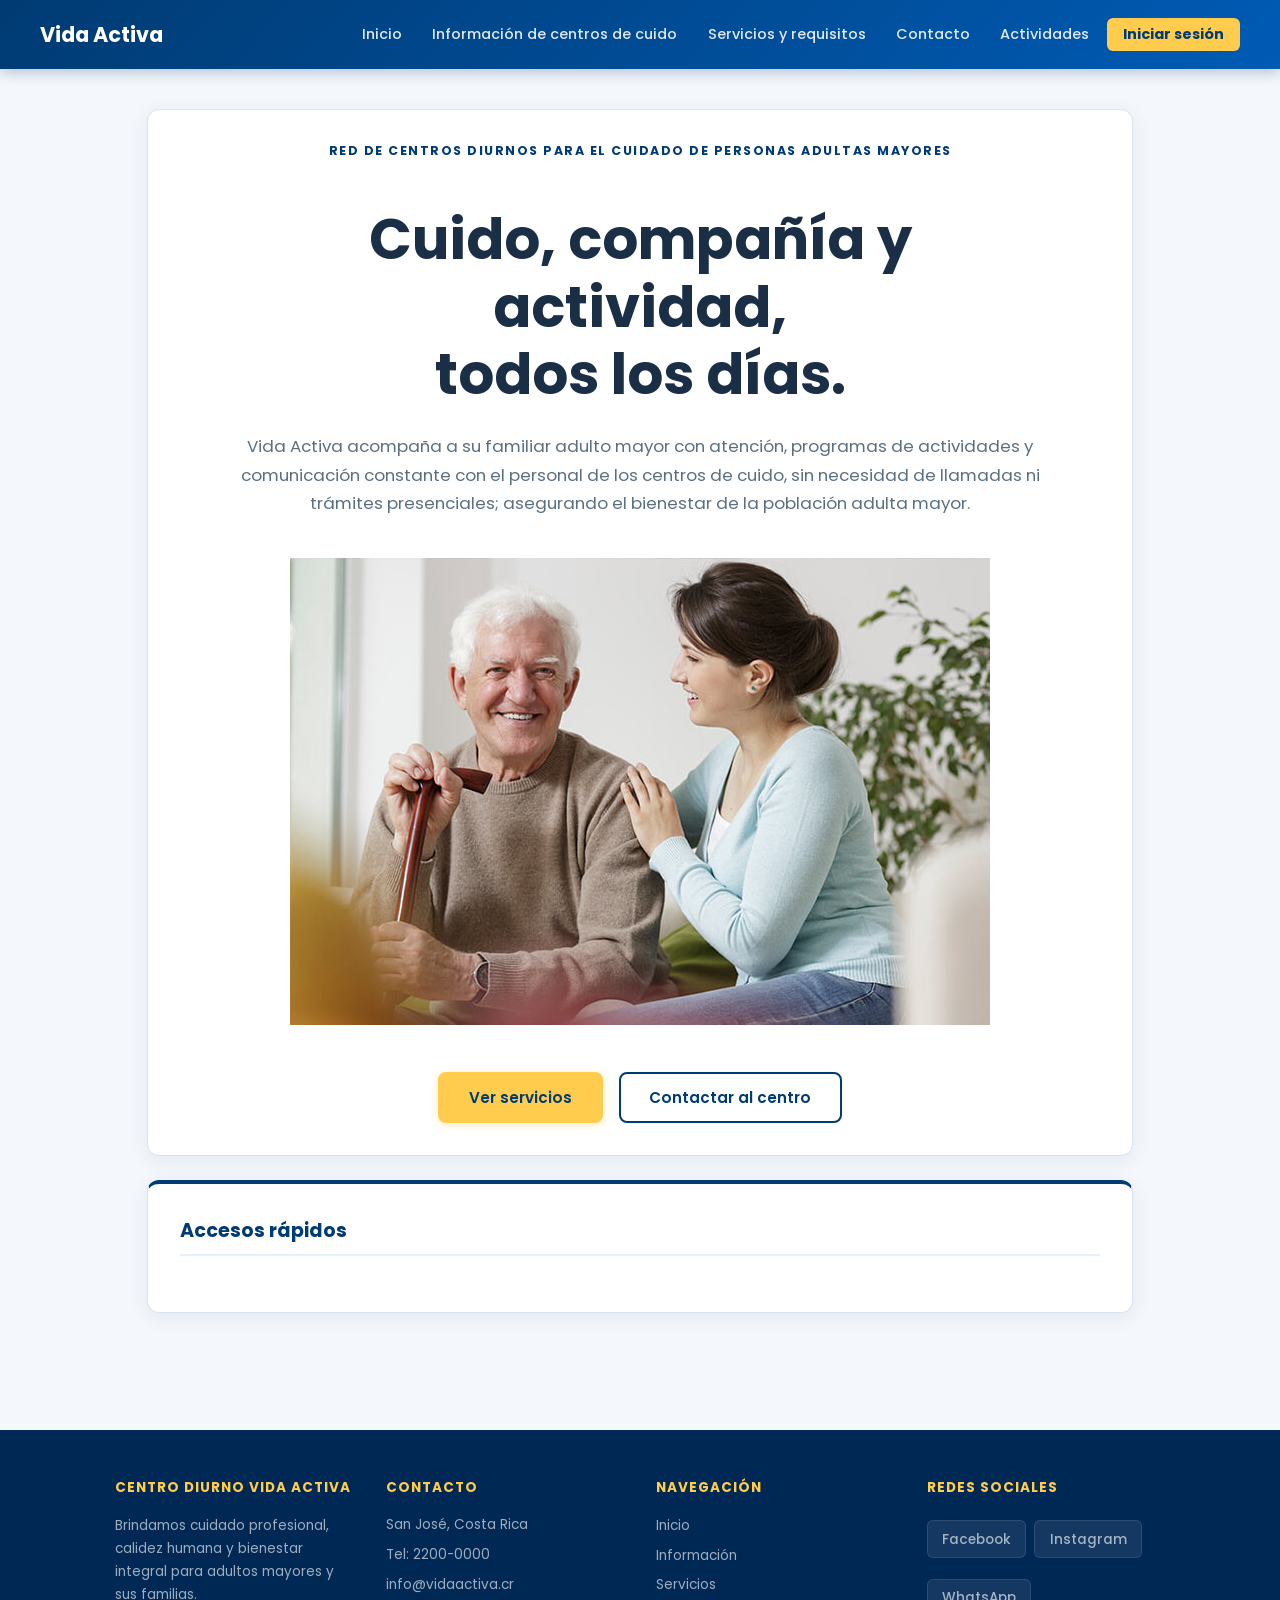
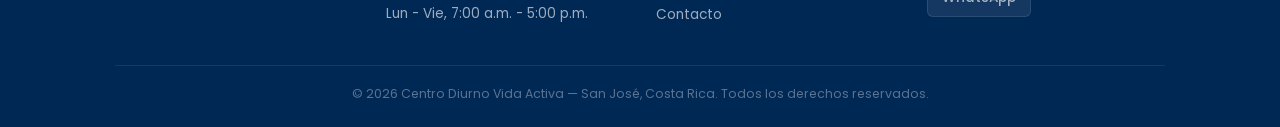
<file: app/proyectoFinal/html/index.html>
<!DOCTYPE html>
<html lang="es">
<head>
    <meta charset="UTF-8">
    <meta name="viewport" content="width=device-width, initial-scale=1.0">
    <title>Centro Diurno Vida Activa</title>
    <link rel="stylesheet" href="../css/index.css">
</head>

<body>
    <header class="header">
        <div class="header__brand">
            <span class="header__title">Vida Activa</span>
        </div>

        <nav class="nav" id="mainNav">
            <a class="nav__link" href="index.html">Inicio</a>
            <a class="nav__link" href="informacion.html">Información de centros de cuido</a>
            <a class="nav__link" href="servicios.html">Servicios y requisitos</a>
            <a class="nav__link" href="contacto.html">Contacto</a>

            <a class="nav__link" id="menu-inscripcion" href="inscripcion.html">
                Inscripción
            </a>

            <a class="nav__link" href="../php/actividades.php">
                Actividades
            </a>

            <a class="nav__link nav__link--cta" id="enlace-login" href="login.html">
                Iniciar sesión
            </a>
        </nav>
    </header>

    <main>
        <section id="inicio" class="hero">
            <div class="hero__content">
                <span class="hero__eyebrow">
                    Red de centros diurnos para el cuidado de personas adultas mayores
                </span>

                <h1 class="hero__title">
                    Cuido, compañía y actividad,<br>
                    todos los días.
                </h1>

                <p class="hero__text">
                    Vida Activa acompaña a su familiar adulto mayor con atención,
                    programas de actividades y comunicación constante con el personal
                    de los centros de cuido, sin necesidad de llamadas ni trámites
                    presenciales; asegurando el bienestar de la población adulta mayor.
                </p>

                <div class="hero__actions">
                    <div class="hero__figure" id="contenido"></div>

                    <a href="servicios.html" class="btn btn--primary">
                        Ver servicios
                    </a>

                    <a href="contacto.html" class="btn btn--ghost">
                        Contactar al centro
                    </a>
                </div>
            </div>
        </section>

        <section class="bloque">
            <h2>Accesos rápidos</h2>

            <ul>
                <li id="acceso-citas">
                    <a href="citas.html">
                        Agendamiento y visualización de citas
                    </a>
                </li>

                <li id="acceso-inscripcion">
                    <a href="inscripcion.html">
                        Inscripción de adulto mayor
                    </a>
                </li>

                <li id="acceso-actividades">
                    <a href="../php/actividades.php">
                        Cronograma de actividades
                    </a>
                </li>

                <li id="acceso-dashboard">
                    <a href="admin-dashboard.html">
                        Dashboard administrativo de citas
                    </a>
                </li>

                <li id="acceso-solicitudes">
                    <a href="../php/revision_solicitudes.php">
                        Revisión de solicitudes
                    </a>
                </li>
            </ul>
        </section>
    </main>

    <footer class="footer">
        <div class="footer-grid">
            <div class="footer-col">
                <h4>Centro Diurno Vida Activa</h4>
                <p>
                    Brindamos cuidado profesional, calidez humana y bienestar
                    integral para adultos mayores y sus familias.
                </p>
            </div>

            <div class="footer-col">
                <h4>Contacto</h4>
                <div class="info-item">San José, Costa Rica</div>
                <div class="info-item">Tel: 2200-0000</div>
                <div class="info-item">info@vidaactiva.cr</div>
                <div class="info-item">Lun - Vie, 7:00 a.m. - 5:00 p.m.</div>
            </div>

            <div class="footer-col">
                <h4>Navegación</h4>
                <a href="index.html">Inicio</a>
                <a href="informacion.html">Información</a>
                <a href="servicios.html">Servicios</a>
                <a href="contacto.html">Contacto</a>
            </div>

            <div class="footer-col">
                <h4>Redes sociales</h4>
                <div class="redes">
                    <a href="#" class="red-social">Facebook</a>
                    <a href="#" class="red-social">Instagram</a>
                    <a href="#" class="red-social">WhatsApp</a>
                </div>
            </div>
        </div>

        <div class="footer-bottom">
            &copy; 2026 Centro Diurno Vida Activa — San José, Costa Rica.
            Todos los derechos reservados.
        </div>
    </footer>

    <script src="../js/index.js"></script>
</body>
</html>
</file>
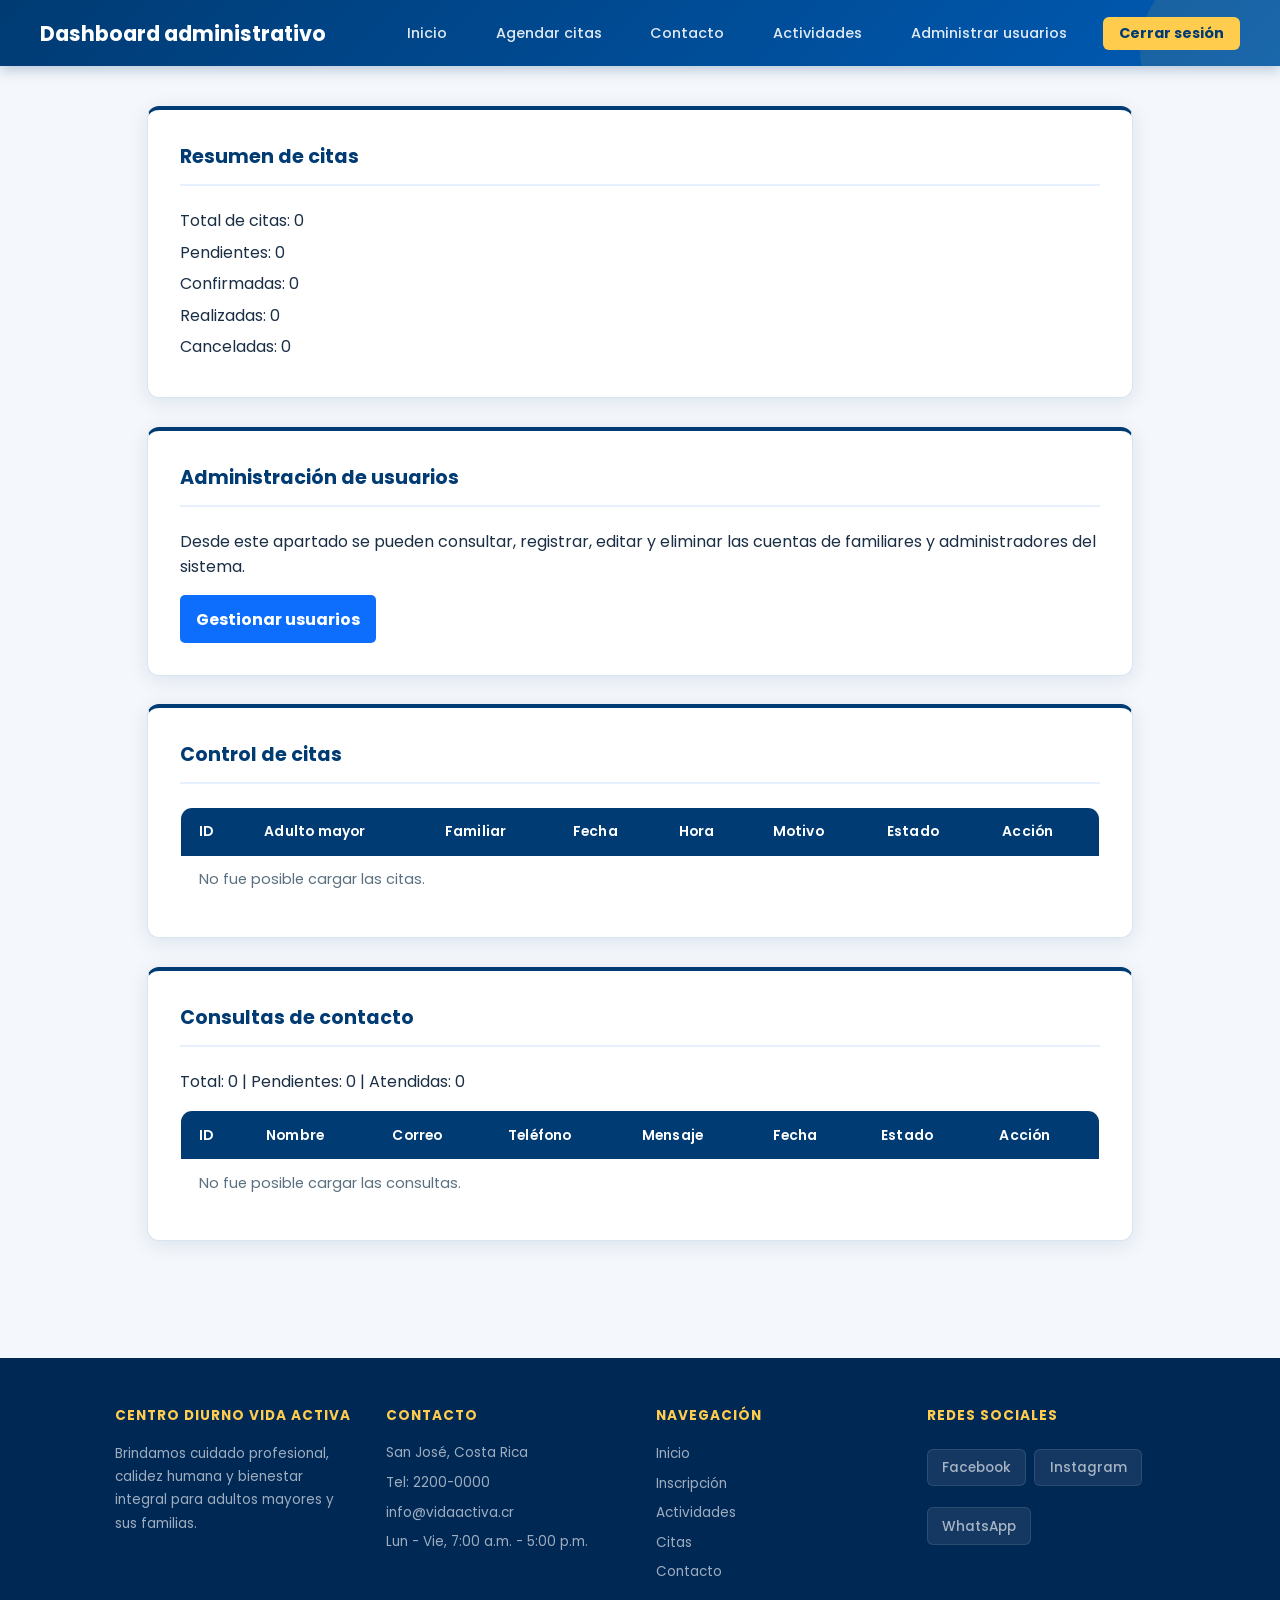
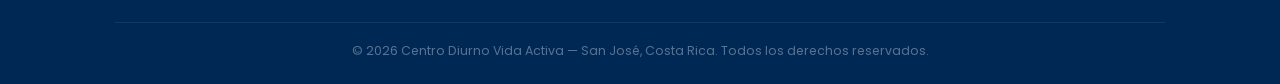
<file: app/proyectoFinal/html/admin-dashboard.html>
<!DOCTYPE html>
<html lang="es">
<head>
    <meta charset="UTF-8">
    <meta name="viewport" content="width=device-width, initial-scale=1.0">
    <title>Dashboard administrativo</title>
    <link rel="stylesheet" href="../css/style.css">

    <style>
        .estado {
            display: inline-block;
            padding: 0.25rem 0.65rem;
            border-radius: 12px;
            font-size: 0.85rem;
            font-weight: bold;
            text-transform: capitalize;
        }

        .pendiente {
            color: #7a4d00;
            background-color: #fff3cd;
        }

        .confirmada {
            color: #084298;
            background-color: #cfe2ff;
        }

        .realizada,
        .atendida {
            color: #0f5132;
            background-color: #d1e7dd;
        }

        .cancelada {
            color: #842029;
            background-color: #f8d7da;
        }

        .tabla-contenedor {
            width: 100%;
            overflow-x: auto;
        }

        .mensaje-consulta {
            min-width: 220px;
            max-width: 300px;
            white-space: normal;
            overflow-wrap: break-word;
        }

        .acciones {
            display: flex;
            flex-wrap: wrap;
            gap: 0.4rem;
            min-width: 190px;
        }

        .btn-accion {
            border: none;
            border-radius: 5px;
            padding: 0.42rem 0.65rem;
            color: #ffffff;
            font-weight: bold;
            cursor: pointer;
        }

        .btn-confirmar {
            background-color: #0d6efd;
        }

        .btn-realizada,
        .btn-atender {
            background-color: #198754;
        }

        .btn-cancelar {
            background-color: #dc3545;
        }

        .btn-pendiente {
            background-color: #a36d00;
        }

        .btn-accion:hover {
            opacity: 0.85;
        }

        .procesada {
            color: #6c757d;
            font-weight: bold;
        }

        .btn-usuarios {
            display: inline-block;
            padding: 0.7rem 1rem;
            border-radius: 5px;
            background-color: #0d6efd;
            color: #ffffff;
            font-weight: bold;
            text-decoration: none;
        }

        .btn-usuarios:hover {
            opacity: 0.85;
        }
    </style>
</head>

<body>
    <header>
        <h1>Dashboard administrativo</h1>

        <nav>
            <a href="index.html">Inicio</a>
            <a href="citas.html">Agendar citas</a>
            <a href="contacto.html">Contacto</a>
            <a href="../php/actividades.php">Actividades</a>
            <a href="../php/usuarios.php">Administrar usuarios</a>
            <a href="../php/cerrar_sesion.php">Cerrar sesión</a>
        </nav>
    </header>

    <main>
        <section class="bloque resumen">
            <h2>Resumen de citas</h2>
            <p>Total de citas: <span id="total-citas">0</span></p>
            <p>Pendientes: <span id="pendientes">0</span></p>
            <p>Confirmadas: <span id="confirmadas">0</span></p>
            <p>Realizadas: <span id="realizadas">0</span></p>
            <p>Canceladas: <span id="canceladas">0</span></p>
        </section>

        <section class="bloque">
            <h2>Administración de usuarios</h2>
            <p>
                Desde este apartado se pueden consultar, registrar, editar y eliminar
                las cuentas de familiares y administradores del sistema.
            </p>

            <a class="btn-usuarios" href="../php/usuarios.php">
                Gestionar usuarios
            </a>
        </section>

        <section class="bloque">
            <h2>Control de citas</h2>

            <div class="tabla-contenedor">
                <table id="tabla-citas">
                    <thead>
                        <tr>
                            <th>ID</th>
                            <th>Adulto mayor</th>
                            <th>Familiar</th>
                            <th>Fecha</th>
                            <th>Hora</th>
                            <th>Motivo</th>
                            <th>Estado</th>
                            <th>Acción</th>
                        </tr>
                    </thead>

                    <tbody></tbody>
                </table>
            </div>
        </section>

        <section class="bloque">
            <h2>Consultas de contacto</h2>

            <p>
                Total: <span id="total-consultas">0</span>
                | Pendientes: <span id="consultas-pendientes">0</span>
                | Atendidas: <span id="consultas-atendidas">0</span>
            </p>

            <div class="tabla-contenedor">
                <table id="tabla-consultas">
                    <thead>
                        <tr>
                            <th>ID</th>
                            <th>Nombre</th>
                            <th>Correo</th>
                            <th>Teléfono</th>
                            <th>Mensaje</th>
                            <th>Fecha</th>
                            <th>Estado</th>
                            <th>Acción</th>
                        </tr>
                    </thead>

                    <tbody></tbody>
                </table>
            </div>
        </section>
    </main>

    <footer class="footer">
        <div class="footer-grid">
            <div class="footer-col">
                <h4>Centro Diurno Vida Activa</h4>
                <p>
                    Brindamos cuidado profesional, calidez humana y bienestar
                    integral para adultos mayores y sus familias.
                </p>
            </div>

            <div class="footer-col">
                <h4>Contacto</h4>
                <div class="info-item">San José, Costa Rica</div>
                <div class="info-item">Tel: 2200-0000</div>
                <div class="info-item">info@vidaactiva.cr</div>
                <div class="info-item">Lun - Vie, 7:00 a.m. - 5:00 p.m.</div>
            </div>

            <div class="footer-col">
                <h4>Navegación</h4>
                <a href="index.html">Inicio</a>
                <a href="inscripcion.html">Inscripción</a>
                <a href="../php/actividades.php">Actividades</a>
                <a href="citas.html">Citas</a>
                <a href="contacto.html">Contacto</a>
            </div>

            <div class="footer-col">
                <h4>Redes sociales</h4>
                <div class="redes">
                    <a href="#" class="red-social">Facebook</a>
                    <a href="#" class="red-social">Instagram</a>
                    <a href="#" class="red-social">WhatsApp</a>
                </div>
            </div>
        </div>

        <div class="footer-bottom">
            &copy; 2026 Centro Diurno Vida Activa — San José, Costa Rica.
            Todos los derechos reservados.
        </div>
    </footer>

    <script src="../js/admin-dashboard.js"></script>
</body>
</html>
</file>
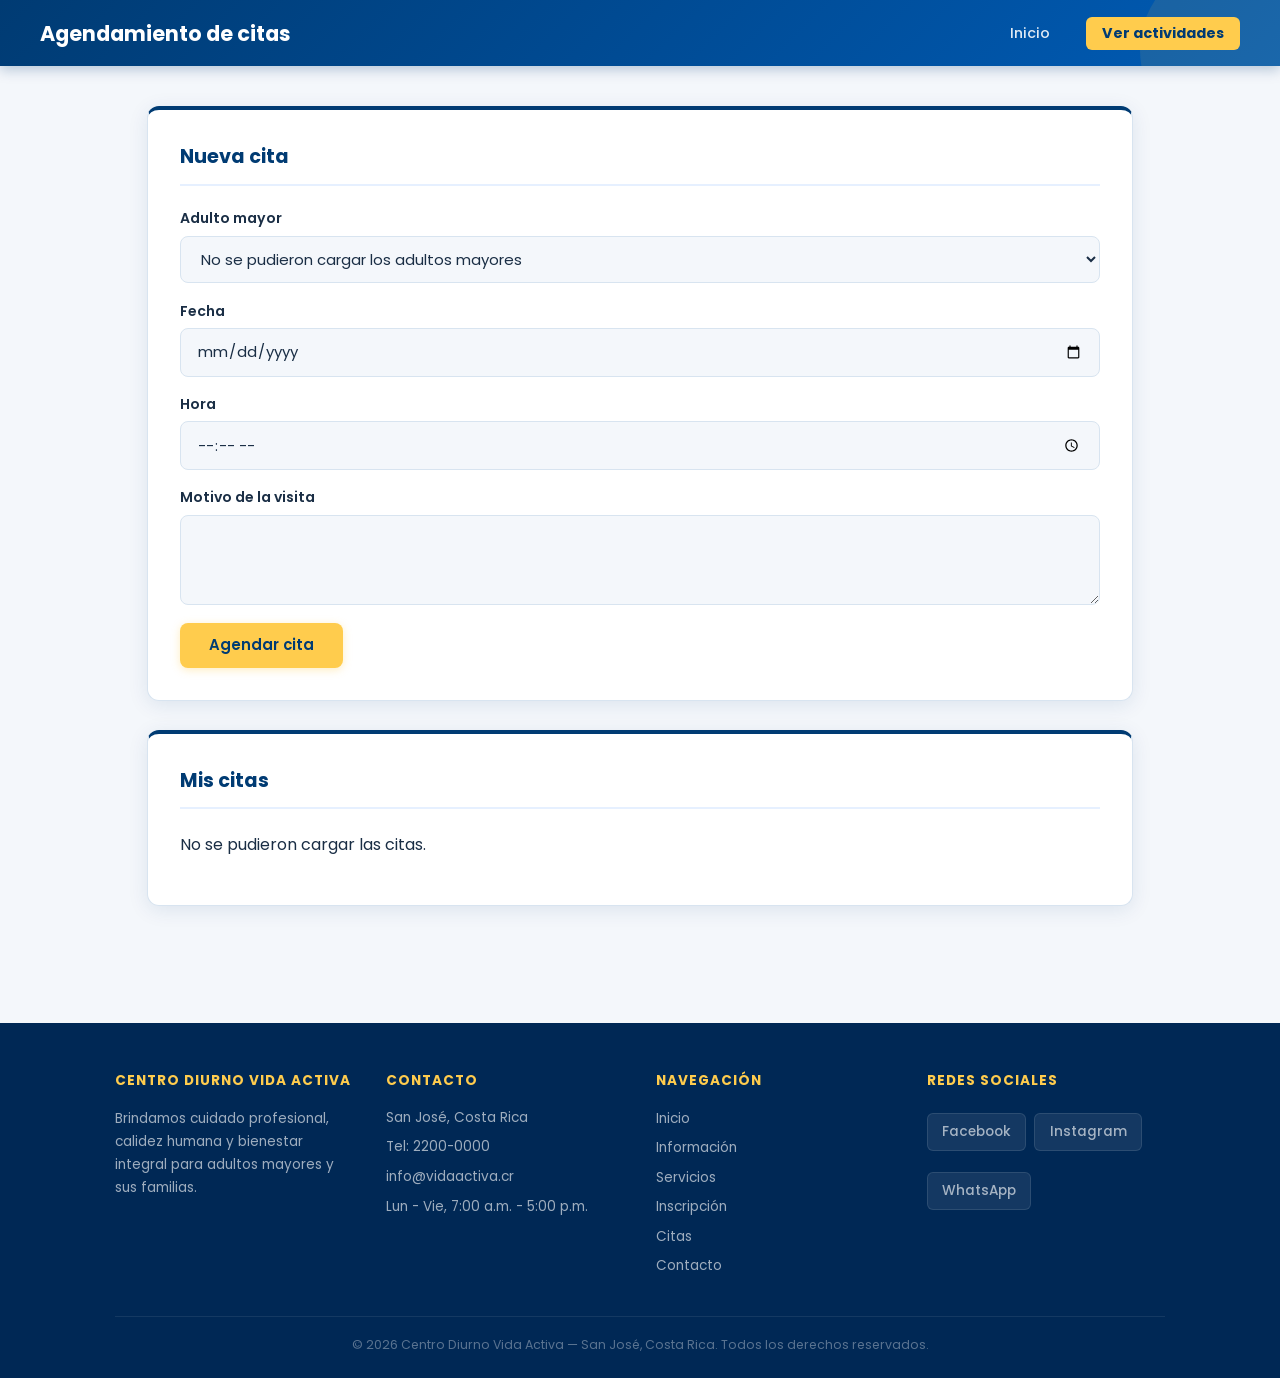
<file: app/proyectoFinal/html/citas.html>
<!DOCTYPE html>
<html lang="es">
<head>
    <meta charset="UTF-8">
    <title>Agendamiento de citas</title>
    <link rel="stylesheet" href="../css/style.css">
</head>
<body>
    <header>
        <h1>Agendamiento de citas</h1>
        <nav>
            <a href="index.html">Inicio</a>
            <a href="../php/actividades.php">Ver actividades</a>
        </nav>
    </header>

    <main>
        <section class="bloque">
            <h2>Nueva cita</h2>

            <form id="form-cita" action="../php/citas.php" method="POST">
                <div class="campo">
                    <label for="adulto_id">Adulto mayor</label>

                    <select id="adulto_id" name="adulto_id" required>
                        <option value="">Cargando adultos mayores...</option>
                    </select>
                </div>

                <div class="campo">
                    <label for="fecha">Fecha</label>
                    <input type="date" id="fecha" name="fecha" required>
                </div>

                <div class="campo">
                    <label for="hora">Hora</label>
                    <input type="time" id="hora" name="hora" required>
                </div>

                <div class="campo">
                    <label for="motivo">Motivo de la visita</label>
                    <textarea id="motivo" name="motivo" rows="3" required></textarea>
                </div>

                <button type="submit">Agendar cita</button>
            </form>
        </section>

        <section class="bloque">
            <h2>Mis citas</h2>

            <div id="contenedorMisCitas">
                <p>Cargando citas...</p>
            </div>
        </section>
    </main>
<footer class="footer">
    <div class="footer-grid">
        <div class="footer-col">
            <h4>Centro Diurno Vida Activa</h4>
            <p>
                Brindamos cuidado profesional, calidez humana y bienestar
                integral para adultos mayores y sus familias.
            </p>
        </div>

        <div class="footer-col">
            <h4>Contacto</h4>
            <div class="info-item">San José, Costa Rica</div>
            <div class="info-item">Tel: 2200-0000</div>
            <div class="info-item">info@vidaactiva.cr</div>
            <div class="info-item">Lun - Vie, 7:00 a.m. - 5:00 p.m.</div>
        </div>

        <div class="footer-col">
            <h4>Navegación</h4>
            <a href="index.html">Inicio</a>
            <a href="informacion.html">Información</a>
            <a href="servicios.html">Servicios</a>
            <a href="inscripcion.html">Inscripción</a>
            <a href="citas.html">Citas</a>
            <a href="contacto.html">Contacto</a>
        </div>

        <div class="footer-col">
            <h4>Redes sociales</h4>
            <div class="redes">
                <a href="#" class="red-social">Facebook</a>
                <a href="#" class="red-social">Instagram</a>
                <a href="#" class="red-social">WhatsApp</a>
            </div>
        </div>
    </div>

    <div class="footer-bottom">
        &copy; 2026 Centro Diurno Vida Activa — San José, Costa Rica.
        Todos los derechos reservados.
    </div>
</footer>
    <script src="https://code.jquery.com/jquery-3.7.1.min.js"></script>
    <script src="../js/citas.js"></script>
</body>
</html>
</file>
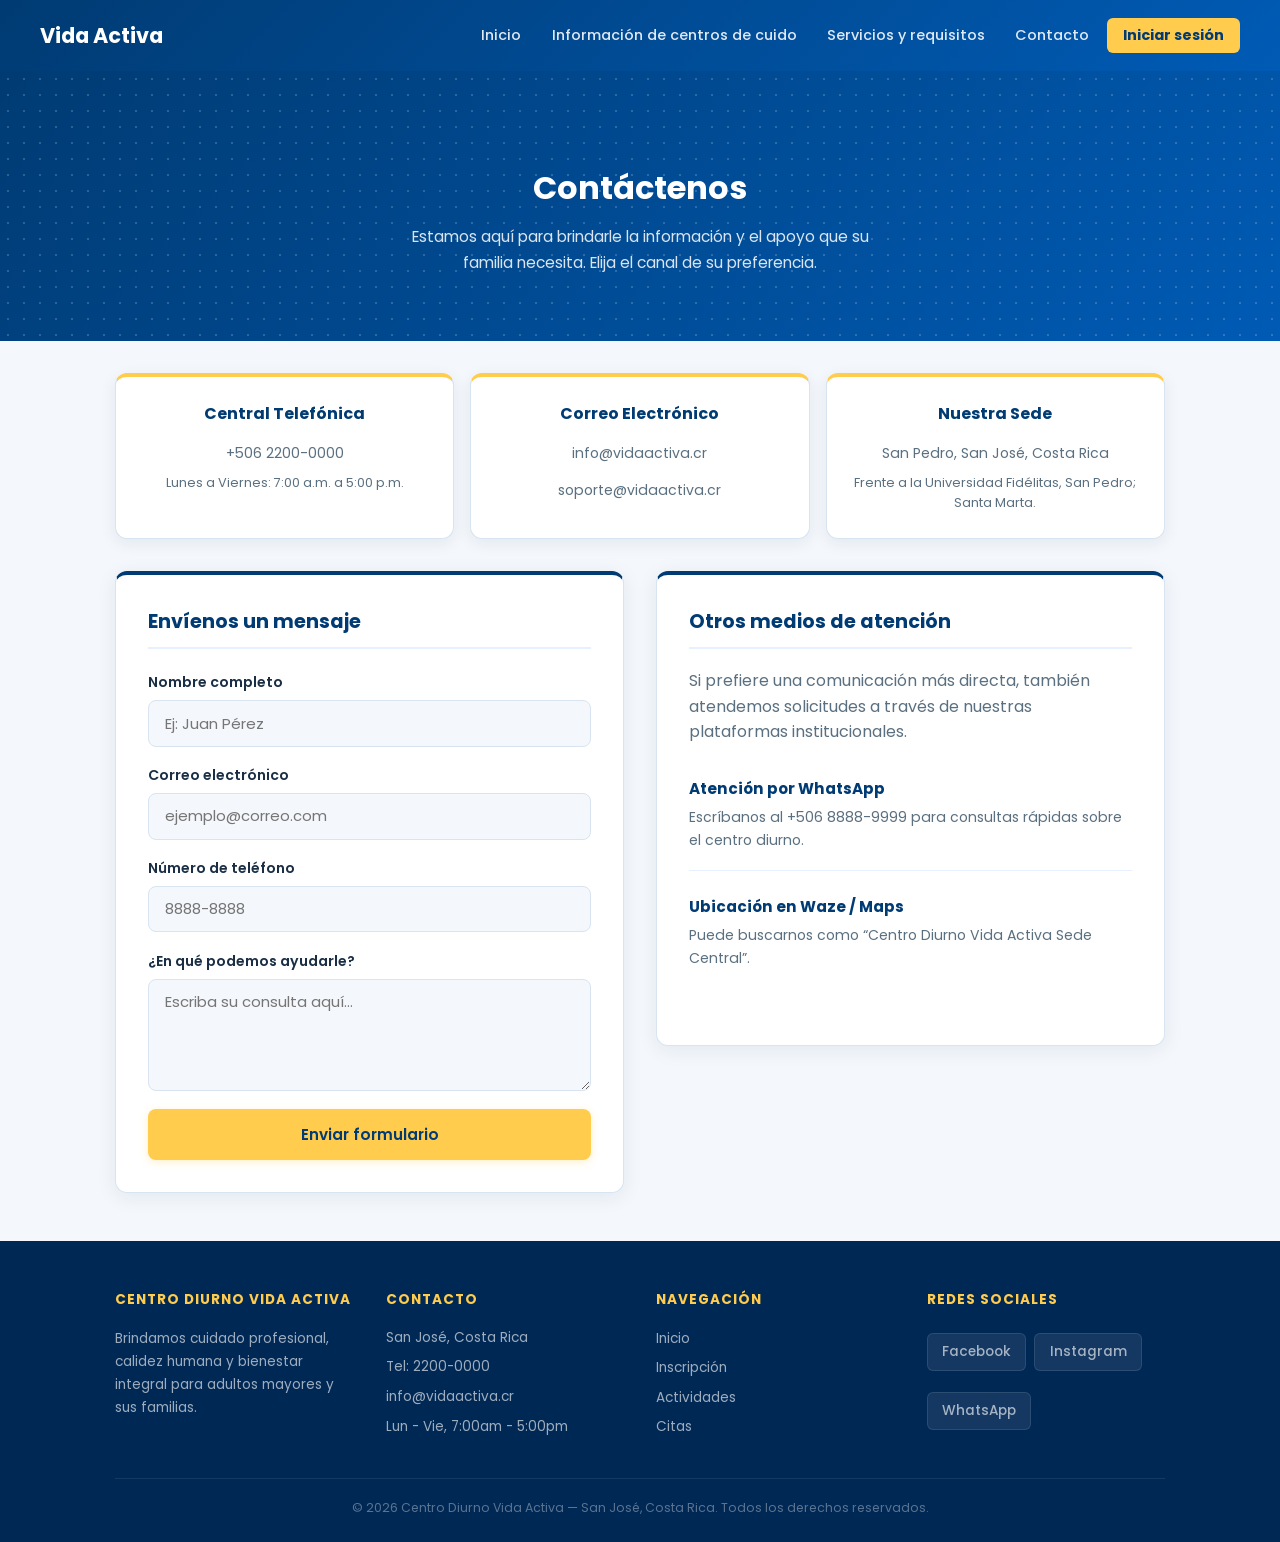
<file: app/proyectoFinal/html/contacto.html>
<!DOCTYPE html>
<html lang="es">
<head>
    <meta charset="UTF-8">
    <meta name="viewport" content="width=device-width, initial-scale=1.0">
    <title>Centro Diurno Vida Activa - Contáctenos</title>
    <link rel="stylesheet" href="../css/contacto.css">
</head>

<body>
    <header class="header">
        <div class="header__brand">
            <span class="header__title">Vida Activa</span>
        </div>

        <nav class="nav" id="mainNav">
            <a class="nav__link" href="index.html">Inicio</a>
            <a class="nav__link" href="informacion.html">Información de centros de cuido</a>
            <a class="nav__link" href="servicios.html">Servicios y requisitos</a>
            <a class="nav__link" href="contacto.html">Contacto</a>

            <a id="enlace-sesion" class="nav__link nav__link--cta" href="login.html">
                Iniciar sesión
            </a>
        </nav>
    </header>

    <section class="contact-hero">
        <h1>Contáctenos</h1>
        <p>
            Estamos aquí para brindarle la información y el apoyo que su familia
            necesita. Elija el canal de su preferencia.
        </p>
    </section>

    <section class="info-grid">
        <div class="info-card">
            <h3>Central Telefónica</h3>
            <p>+506 2200-0000</p>
            <p style="font-size: 0.8rem; margin-top: 0.5rem;">
                Lunes a Viernes: 7:00 a.m. a 5:00 p.m.
            </p>
        </div>

        <div class="info-card">
            <h3>Correo Electrónico</h3>
            <p>info@vidaactiva.cr</p>
            <p>soporte@vidaactiva.cr</p>
        </div>

        <div class="info-card">
            <h3>Nuestra Sede</h3>
            <p>San Pedro, San José, Costa Rica</p>
            <p style="font-size: 0.8rem; margin-top: 0.5rem;">
                Frente a la Universidad Fidélitas, San Pedro; Santa Marta.
            </p>
        </div>
    </section>

    <main class="contact-container">
        <section class="contact-form-wrapper">
            <h2>Envíenos un mensaje</h2>

            <div id="mensaje-contacto"></div>

            <form id="form-contacto" action="../php/procesar_contacto.php" method="POST">
                <div class="form-group">
                    <label class="form-label" for="nombre">Nombre completo</label>
                    <input
                        type="text"
                        id="nombre"
                        name="nombre"
                        class="form-control"
                        placeholder="Ej: Juan Pérez"
                        required
                    >
                </div>

                <div class="form-group">
                    <label class="form-label" for="correo">Correo electrónico</label>
                    <input
                        type="email"
                        id="correo"
                        name="correo"
                        class="form-control"
                        placeholder="ejemplo@correo.com"
                        required
                    >
                </div>

                <div class="form-group">
                    <label class="form-label" for="telefono">Número de teléfono</label>
                    <input
                        type="tel"
                        id="telefono"
                        name="telefono"
                        class="form-control"
                        placeholder="8888-8888"
                        required
                    >
                </div>

                <div class="form-group">
                    <label class="form-label" for="mensaje">
                        ¿En qué podemos ayudarle?
                    </label>

                    <textarea
                        id="mensaje"
                        name="mensaje"
                        class="form-control"
                        rows="4"
                        placeholder="Escriba su consulta aquí..."
                        required
                    ></textarea>
                </div>

                <button type="submit" class="btn" style="width: 100%;">
                    Enviar formulario
                </button>
            </form>
        </section>

        <section class="channels-wrapper">
            <h2>Otros medios de atención</h2>

            <p style="color: var(--color-text-muted); margin-bottom: 2rem;">
                Si prefiere una comunicación más directa, también atendemos
                solicitudes a través de nuestras plataformas institucionales.
            </p>

            <div class="channel-item">
                <h4>Atención por WhatsApp</h4>
                <p>
                    Escríbanos al +506 8888-9999 para consultas rápidas sobre
                    el centro diurno.
                </p>
            </div>

            <div class="channel-item">
                <h4>Ubicación en Waze / Maps</h4>
                <p>
                    Puede buscarnos como “Centro Diurno Vida Activa Sede Central”.
                </p>
            </div>
        </section>
    </main>

    <footer class="footer">
        <div class="footer-grid">
            <div class="footer-col">
                <h4>Centro Diurno Vida Activa</h4>
                <p>
                    Brindamos cuidado profesional, calidez humana y bienestar
                    integral para adultos mayores y sus familias.
                </p>
            </div>

            <div class="footer-col">
                <h4>Contacto</h4>
                <div class="info-item">San José, Costa Rica</div>
                <div class="info-item">Tel: 2200-0000</div>
                <div class="info-item">info@vidaactiva.cr</div>
                <div class="info-item">Lun - Vie, 7:00am - 5:00pm</div>
            </div>

            <div class="footer-col">
                <h4>Navegación</h4>
                <a href="index.html">Inicio</a>
                <a href="inscripcion.html">Inscripción</a>
                <a href="../php/actividades.php">Actividades</a>
                <a href="citas.html">Citas</a>
            </div>

            <div class="footer-col">
                <h4>Redes sociales</h4>
                <div class="redes">
                    <a href="#" class="red-social">Facebook</a>
                    <a href="#" class="red-social">Instagram</a>
                    <a href="#" class="red-social">WhatsApp</a>
                </div>
            </div>
        </div>

        <div class="footer-bottom">
            &copy; 2026 Centro Diurno Vida Activa — San José, Costa Rica.
            Todos los derechos reservados.
        </div>
    </footer>

    <script>
        document.addEventListener("DOMContentLoaded", function () {
            const parametros = new URLSearchParams(window.location.search);
            const contenedorMensaje = document.getElementById("mensaje-contacto");

            if (parametros.has("exito")) {
                contenedorMensaje.innerHTML =
                    '<p style="color: #157347; font-weight: bold; margin-bottom: 1rem;">Consulta enviada correctamente. Nos comunicaremos pronto.</p>';
            }

            if (parametros.has("error")) {
                contenedorMensaje.innerHTML =
                    '<p style="color: #b42318; font-weight: bold; margin-bottom: 1rem;">No se pudo enviar la consulta. Revise los datos e inténtelo de nuevo.</p>';
            }
        });
    </script>

    <script src="../js/contacto.js"></script>
    <script src="../js/sesion.js"></script>
</body>
</html>
</file>
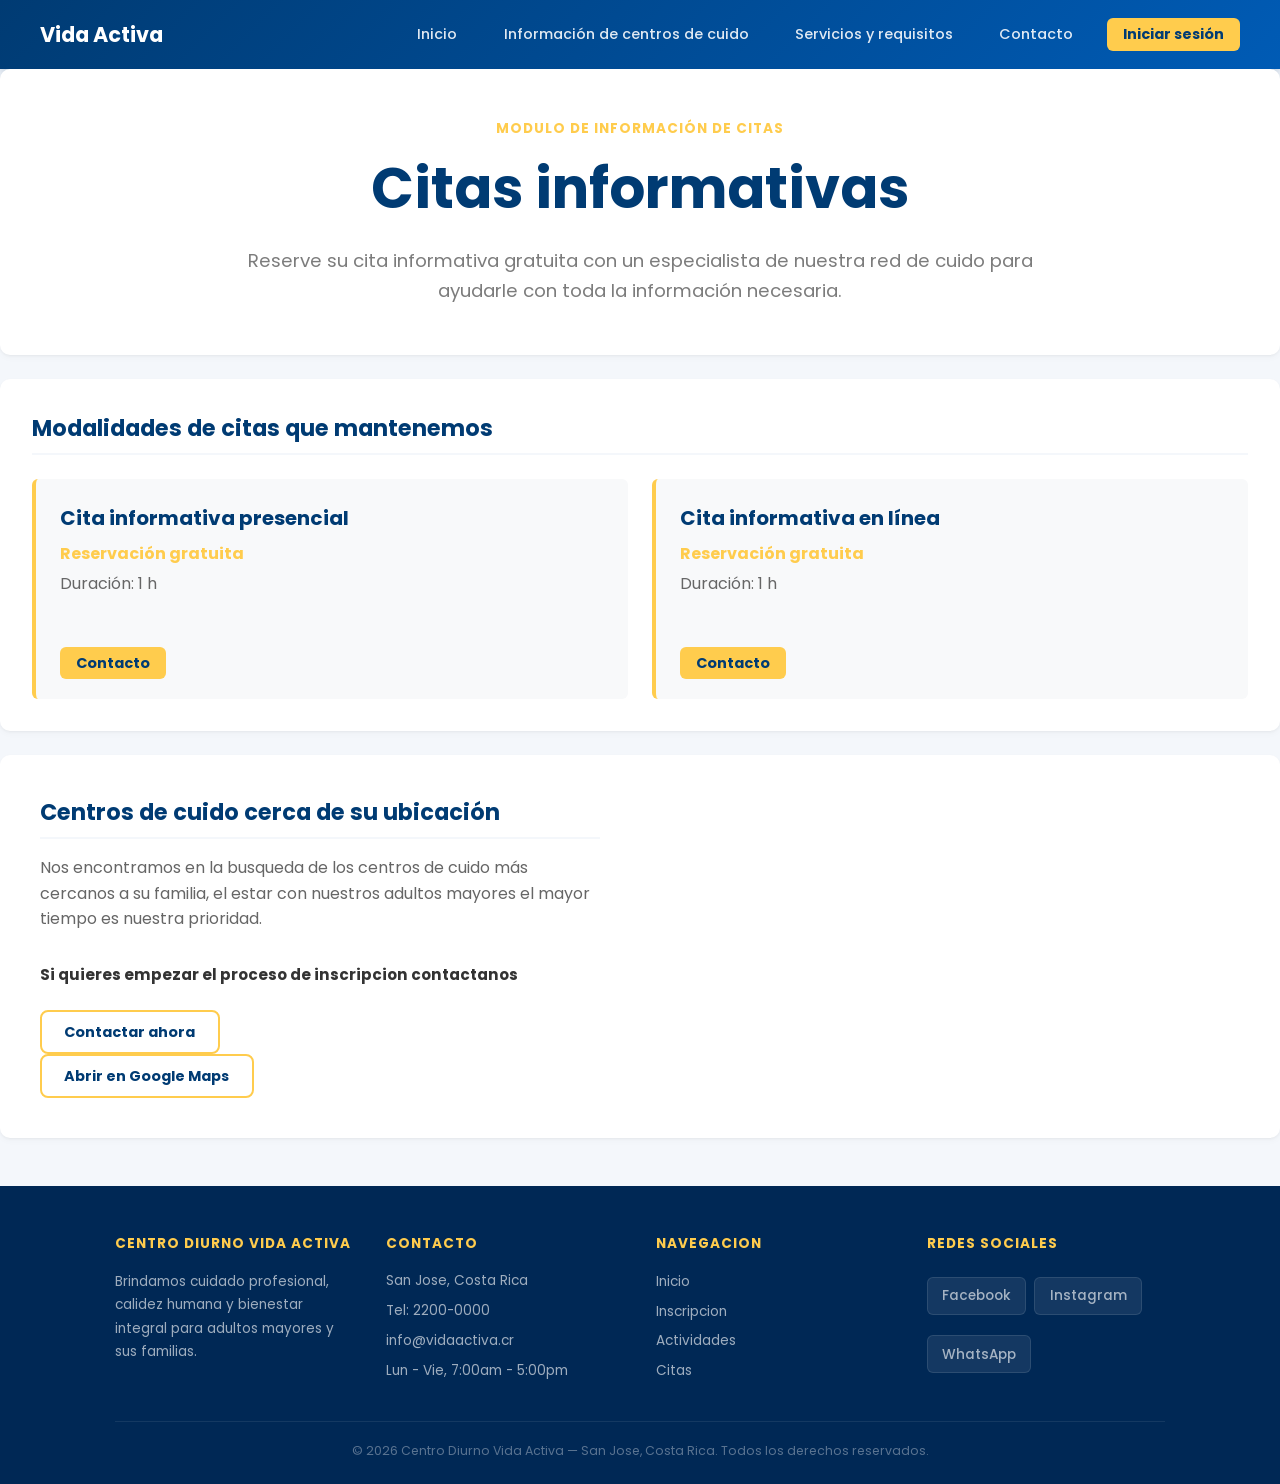
<file: app/proyectoFinal/html/informacion.html>
<!DOCTYPE html>
<html lang="es">

<head>
    <meta charset="UTF-8">
    <title>Centro Diurno Vida Activa</title>
    <link rel="stylesheet" href="../css/informacion.css">
</head>

<body>
    <header class="header">
        <div class="header__brand">
            <span class="header__title">Vida Activa</span>
        </div>
        <nav class="nav" id="mainNav">
            <a class="nav__link" href="index.html">Inicio</a>
            <a class="nav__link" href="informacion.html">Información de centros de cuido</a>
            <a class="nav__link" href="servicios.html">Servicios y requisitos</a>
            <a class="nav__link" href="contacto.html">Contacto</a>
            <a class="nav__link nav__link--cta" id="enlace-sesion" href="login.html">Iniciar sesión</a>
        </nav>
    </header>



    <main>
        <!-- Sección de Citas Informativas (Hero) -->
        <section class="hero">
            <div class="hero__content">
                <span class="hero__eyebrow">Modulo de información de citas</span>
                <h2 class="hero__title">Citas informativas</h2>
                <p class="hero__text">Reserve su cita informativa gratuita con un especialista de nuestra red de cuido
                    para ayudarle con toda la información necesaria.</p>
            </div>
        </section>

        <!-- Sección de Servicios disponibles -->
        <section class="bloque">
            <h2>Modalidades de citas que mantenemos</h2>

            <ul>
                <!-- Tarjeta Servicio 1 -->
                <li>
                    <article class="service-card">
                        <div>
                            <h4>Cita informativa presencial</h4>
                            <p class="service-meta service-price">Reservación gratuita</p>
                            <p class="service-meta">Duración: 1 h</p>
                        </div>
                        <form>
                            <a class="nav__link nav__link--cta" href="contacto.html">Contacto</a>
                        </form>
                    </article>
                </li>

                <!-- Tarjeta Servicio 2 -->
                <li>
                    <article class="service-card">
                        <div>
                            <h4>Cita informativa en línea</h4>
                            <p class="service-meta service-price">Reservación gratuita</p>
                            <p class="service-meta">Duración: 1 h</p>
                        </div>
                        <form>
                            <a class="nav__link nav__link--cta" href="contacto.html">Contacto</a>
                        </form>
                    </article>
                </li>
            </ul>


        </section>
    </main>

    <!-- Sección de Ubicación (Google Maps) -->
    <section class="bloque-mapa">
        <div class="mapa-info">
            <h2>Centros de cuido cerca de su ubicación</h2>
            <p class="mapa-texto">Nos encontramos en la busqueda de los centros de cuido más cercanos a su familia, el
                estar con nuestros adultos mayores el mayor tiempo es nuestra prioridad.</p>
            <p class="mapa-direccion"><strong>Si quieres empezar el proceso de inscripcion contactanos</strong></p>
            <a href="contacto.html" class="btn-contacto">Contactar ahora</a>
            <a href="https://maps.google.com/?q=Hogar+de+Ancianos+Santa+Marta+San+Pedro+Montes+de+Oca" target="_blank"
                class="btn-mapa">Abrir en Google Maps</a>
            
        </div>
        <div class="mapa-contenedor">
            <!-- Mapa interactivo incrustado -->
            <iframe
                src="https://www.google.com/maps/embed?pb=!1m18!1m12!1m3!1d1413.7538979842654!2d-84.03308711554945!3d9.933534784378432!2m3!1f0!2f0!3f0!3m2!1i1024!2i768!4f13.1!3m3!1m2!1s0x8fa0e3f423000001%3A0xf02698029f6969e3!2sAsilo%20de%20Ancianos%20de%20Santa%20Marta!5e0!3m2!1ses!2scr!4v1783267559766!5m2!1ses!2scr"
                width="600" height="450" style="border:0;" allowfullscreen="" loading="lazy"
                referrerpolicy="strict-origin-when-cross-origin" width="100%" height="100%" style="border:0;"
                allowfullscreen="" loading="lazy" referrerpolicy="no-referrer-when-downgrade">
            </iframe>
        </div>
    </section>

    <!-- Footer -->

    <footer class="footer">
        <div class="footer-grid">
            <div class="footer-col">
                <h4>Centro Diurno Vida Activa</h4>
                <p>Brindamos cuidado profesional, calidez humana y bienestar integral para adultos mayores y sus
                    familias.</p>
            </div>
            <div class="footer-col">
                <h4>Contacto</h4>
                <div class="info-item">San Jose, Costa Rica</div>
                <div class="info-item">Tel: 2200-0000</div>
                <div class="info-item">info@vidaactiva.cr</div>
                <div class="info-item">Lun - Vie, 7:00am - 5:00pm</div>
            </div>
            <div class="footer-col">
                <h4>Navegacion</h4>
                <a href="../html/index.html">Inicio</a>
                <a href="../html/inscripcion.html">Inscripcion</a>
                <a href="actividades.php">Actividades</a>
                <a href="../html/citas.html">Citas</a>
            </div>
            <div class="footer-col">
                <h4>Redes Sociales</h4>
                <div class="redes">
                    <a href="#" class="red-social">Facebook</a>
                    <a href="#" class="red-social">Instagram</a>
                    <a href="#" class="red-social">WhatsApp</a>
                </div>
            </div>
        </div>
        <div class="footer-bottom">
            &copy; 2026 Centro Diurno Vida Activa &mdash; San Jose, Costa Rica. Todos los derechos reservados.
        </div>
    </footer>
    <script src="../js/index.js"></script>
    <script src="../js/sesion.js"></script>
</body>
</file>
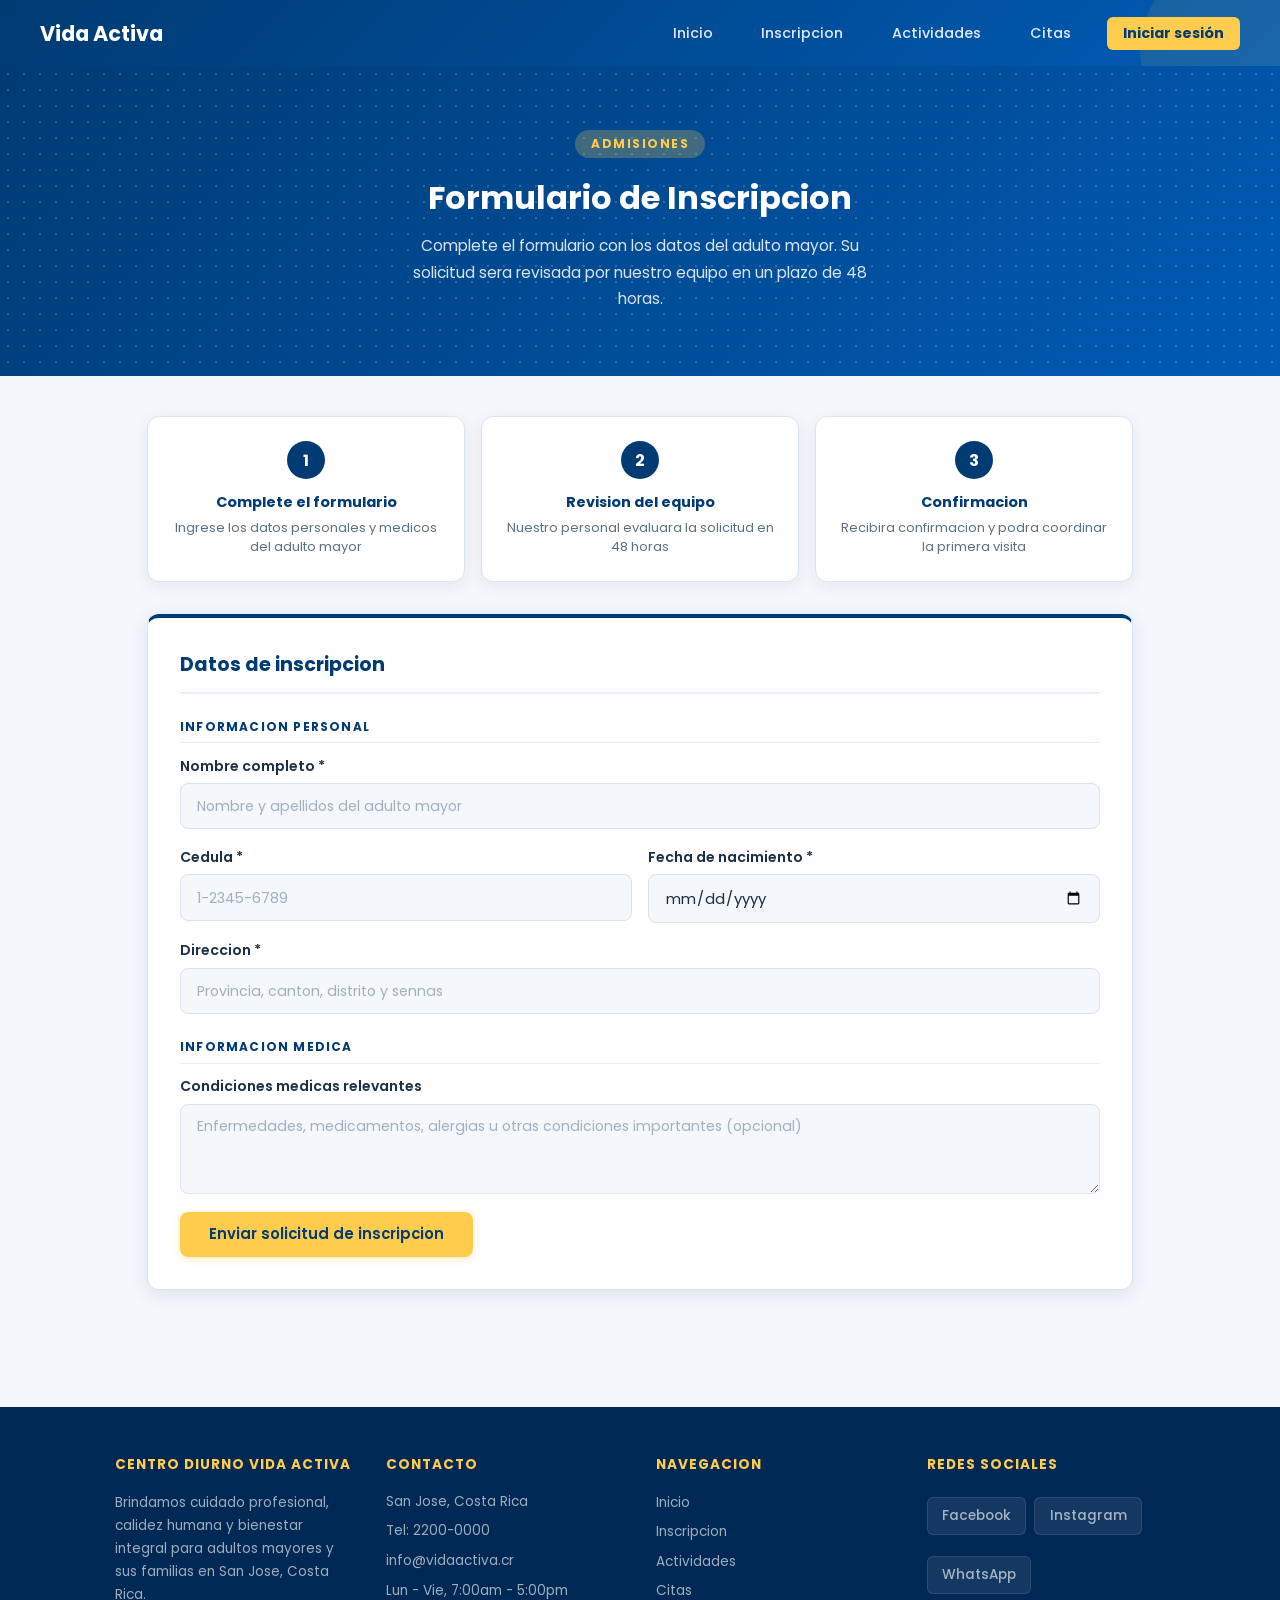
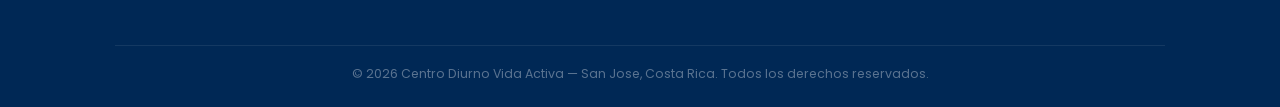
<file: app/proyectoFinal/html/inscripcion.html>
<!DOCTYPE html>
<html lang="es">

<head>
    <meta charset="UTF-8">
    <title>Inscripcion - Centro Diurno Vida Activa</title>
    <link rel="stylesheet" href="../css/style.css">
    <style>
        .hero {
            background: linear-gradient(135deg, #003b73 0%, #005bb5 100%);
            color: white;
            padding: 4rem 2rem;
            text-align: center;
            position: relative;
            overflow: hidden;
        }

        .hero::before {
            content: '';
            position: absolute;
            top: 0; left: 0; right: 0; bottom: 0;
            background-image: radial-gradient(circle, rgba(255,255,255,0.18) 1.5px, transparent 1.5px);
            background-size: 16px 16px;
        }

        .hero-tag {
            display: inline-block;
            background: rgba(255, 204, 77, 0.25);
            color: #ffcc4d;
            font-size: 0.75rem;
            font-weight: 700;
            padding: 0.3rem 1rem;
            border-radius: 20px;
            letter-spacing: 1.5px;
            text-transform: uppercase;
            margin-bottom: 1rem;
            position: relative;
            z-index: 1;
        }

        .hero h2 {
            font-size: 2rem;
            margin: 0 0 0.7rem 0;
            font-weight: 700;
            position: relative;
            z-index: 1;
        }

        .hero p {
            opacity: 0.85;
            font-size: 0.97rem;
            margin: 0 auto;
            max-width: 500px;
            line-height: 1.7;
            position: relative;
            z-index: 1;
        }

        .pasos {
            display: grid;
            grid-template-columns: repeat(auto-fit, minmax(180px, 1fr));
            gap: 1rem;
            margin-bottom: 2rem;
        }

        .paso {
            background: white;
            border-radius: 12px;
            padding: 1.5rem 1.2rem;
            text-align: center;
            box-shadow: 0 4px 16px rgba(0,59,115,0.08);
            border: 1px solid #d8e4f0;
        }

        .paso-numero {
            width: 38px;
            height: 38px;
            background: #003b73;
            color: white;
            border-radius: 50%;
            display: flex;
            align-items: center;
            justify-content: center;
            font-weight: 700;
            font-size: 1rem;
            margin: 0 auto 0.8rem;
        }

        .paso h4 {
            color: #003b73;
            margin: 0 0 0.3rem 0;
            font-size: 0.9rem;
            font-weight: 700;
        }

        .paso p {
            color: #5a7080;
            font-size: 0.81rem;
            margin: 0;
            line-height: 1.5;
        }

        .seccion-titulo {
            font-size: 0.75rem;
            font-weight: 700;
            text-transform: uppercase;
            letter-spacing: 1.2px;
            color: #003b73;
            margin: 1.5rem 0 0.8rem;
            padding-bottom: 0.4rem;
            border-bottom: 1px solid #e6f0ff;
        }

        .fila-doble {
            display: grid;
            grid-template-columns: 1fr 1fr;
            gap: 1rem;
        }

        @media (max-width: 600px) {
            .fila-doble { grid-template-columns: 1fr; }
            .hero h2 { font-size: 1.6rem; }
        }
    </style>
</head>

<body>

    <header>
        <h1>Vida Activa</h1>
        <nav>
            <a href="index.html">Inicio</a>
            <a href="inscripcion.html">Inscripcion</a>
            <a href="../php/actividades.php">Actividades</a>
            <a href="citas.html">Citas</a>
            <a id="enlace-sesion" href="login.html">Iniciar sesión</a>
        </nav>
    </header>

    <div class="hero">
        <div class="hero-tag">Admisiones</div>
        <h2>Formulario de Inscripcion</h2>
        <p>Complete el formulario con los datos del adulto mayor. Su solicitud sera revisada por nuestro equipo en un plazo de 48 horas.</p>
    </div>

    <main>

        <div class="pasos">
            <div class="paso">
                <div class="paso-numero">1</div>
                <h4>Complete el formulario</h4>
                <p>Ingrese los datos personales y medicos del adulto mayor</p>
            </div>
            <div class="paso">
                <div class="paso-numero">2</div>
                <h4>Revision del equipo</h4>
                <p>Nuestro personal evaluara la solicitud en 48 horas</p>
            </div>
            <div class="paso">
                <div class="paso-numero">3</div>
                <h4>Confirmacion</h4>
                <p>Recibira confirmacion y podra coordinar la primera visita</p>
            </div>
        </div>

        <div class="bloque">
            <h2>Datos de inscripcion</h2>

<div id="mensaje-exito" class="alerta-exito" hidden>
    Solicitud enviada correctamente. Queda pendiente de revisión por parte del equipo.
</div>

<div id="mensaje-error" class="alerta-error" hidden>
    Ocurrió un error al enviar. Verifique los datos e intente nuevamente.
</div>

            <form action="../php/procesar_inscripcion.php" method="POST">

                <p class="seccion-titulo">Informacion personal</p>

                <div class="campo">
                    <label for="nombre_completo">Nombre completo *</label>
                    <input type="text" id="nombre_completo" name="nombre_completo" placeholder="Nombre y apellidos del adulto mayor" required>
                </div>

                <div class="fila-doble">
                    <div class="campo">
                        <label for="cedula">Cedula *</label>
                        <input type="text" id="cedula" name="cedula" placeholder="1-2345-6789" required>
                    </div>
                    <div class="campo">
                        <label for="fecha_nacimiento">Fecha de nacimiento *</label>
                        <input type="date" id="fecha_nacimiento" name="fecha_nacimiento" required>
                    </div>
                </div>

                <div class="campo">
                    <label for="direccion">Direccion *</label>
                    <input type="text" id="direccion" name="direccion" placeholder="Provincia, canton, distrito y sennas" required>
                </div>

                <p class="seccion-titulo">Informacion medica</p>

                <div class="campo">
                    <label for="condiciones_medicas">Condiciones medicas relevantes</label>
                    <textarea id="condiciones_medicas" name="condiciones_medicas" rows="3" placeholder="Enfermedades, medicamentos, alergias u otras condiciones importantes (opcional)"></textarea>
                </div>


                <button type="submit">Enviar solicitud de inscripcion</button>

            </form>
        </div>

    </main>

    <footer class="footer">
        <div class="footer-grid">
            <div class="footer-col">
                <h4>Centro Diurno Vida Activa</h4>
                <p>Brindamos cuidado profesional, calidez humana y bienestar integral para adultos mayores y sus familias en San Jose, Costa Rica.</p>
            </div>

            <div class="footer-col">
                <h4>Contacto</h4>
                <div class="info-item">San Jose, Costa Rica</div>
                <div class="info-item">Tel: 2200-0000</div>
                <div class="info-item">info@vidaactiva.cr</div>
                <div class="info-item">Lun - Vie, 7:00am - 5:00pm</div>
            </div>

            <div class="footer-col">
                <h4>Navegacion</h4>
                <a href="index.html">Inicio</a>
                <a href="inscripcion.html">Inscripcion</a>
                <a href="../php/actividades.php">Actividades</a>
                <a href="citas.html">Citas</a>
            </div>

            <div class="footer-col">
                <h4>Redes Sociales</h4>
                <div class="redes">
                    <a href="#" class="red-social">Facebook</a>
                    <a href="#" class="red-social">Instagram</a>
                    <a href="#" class="red-social">WhatsApp</a>
                </div>
            </div>
        </div>

        <div class="footer-bottom">
            &copy; 2026 Centro Diurno Vida Activa &mdash; San Jose, Costa Rica. Todos los derechos reservados.
        </div>
    </footer>
<script src="../js/sesion.js"></script>
<script>
    const parametros = new URLSearchParams(window.location.search);

    const mensajeExito = document.getElementById("mensaje-exito");
    const mensajeError = document.getElementById("mensaje-error");

    if (parametros.get("exito") === "1") {
        mensajeExito.hidden = false;
    }

    if (parametros.get("error") === "1") {
        mensajeError.hidden = false;
    }
</script>
</body>
</html>
</file>
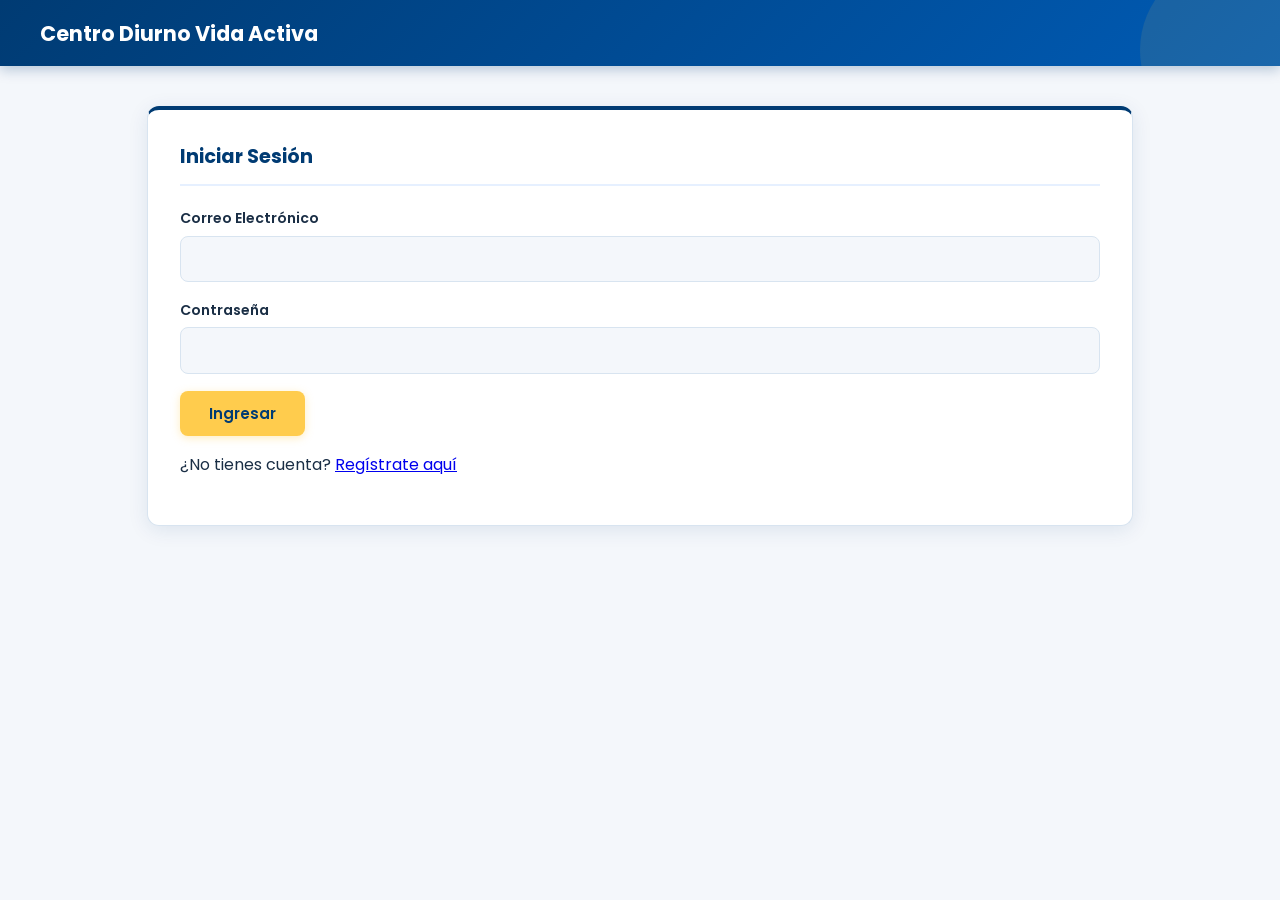
<file: app/proyectoFinal/html/login.html>
<!DOCTYPE html>
<html lang="es">
<head>
    <meta charset="UTF-8">
    <title>Iniciar Sesión</title>
    <link rel="stylesheet" href="../css/style.css">
</head>
<body>
    <header>
        <h1>Centro Diurno Vida Activa</h1>
    </header>

    <main>
        <section class="bloque">
            <h2>Iniciar Sesión</h2>

            <form action="../php/procesar_login.php" method="POST">
                <div class="campo">
                    <label>Correo Electrónico</label>
                    <input type="email" name="correo" required>
                </div>
                <div class="campo">
                    <label>Contraseña</label>
                    <input type="password" name="password" required>
                </div>
                <button type="submit">Ingresar</button>
            </form>
            <p>¿No tienes cuenta? <a href="registro.html">Regístrate aquí</a></p>
        </section>
    </main>
</body>
</html>
</file>
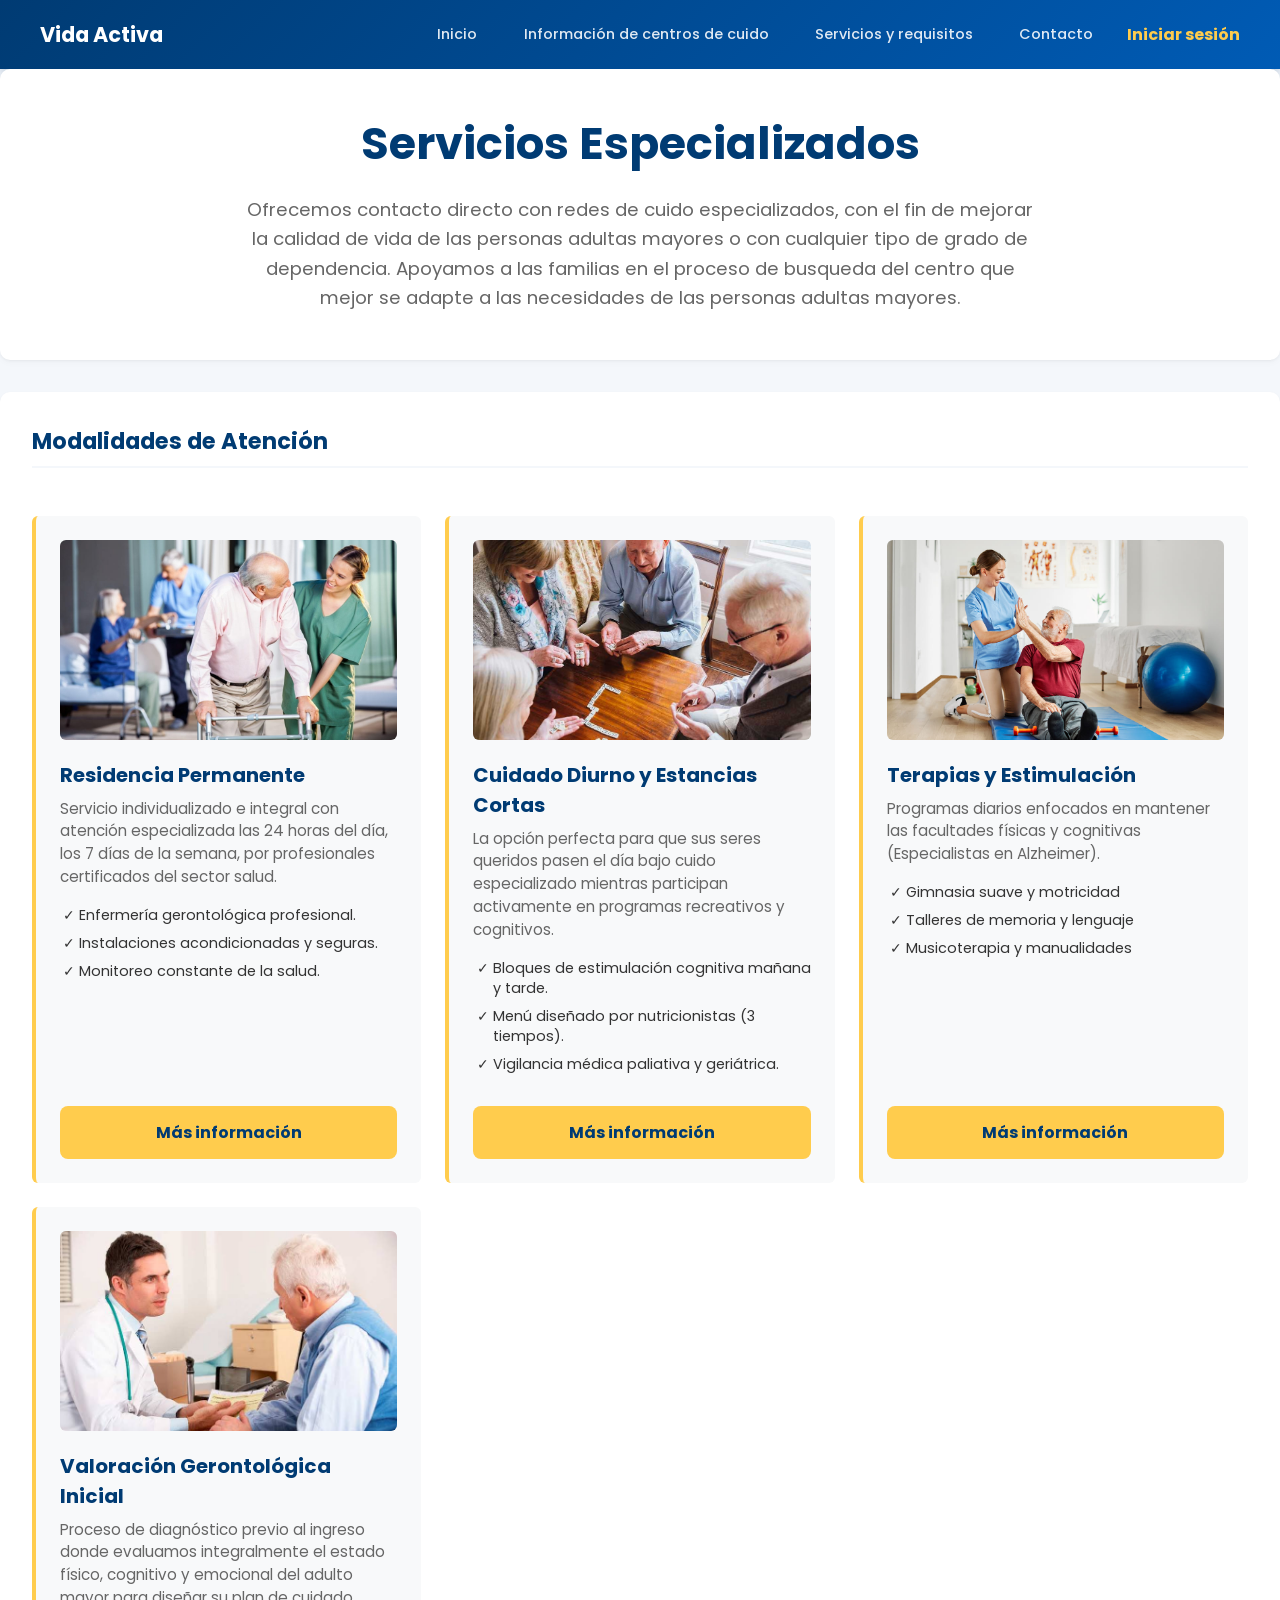
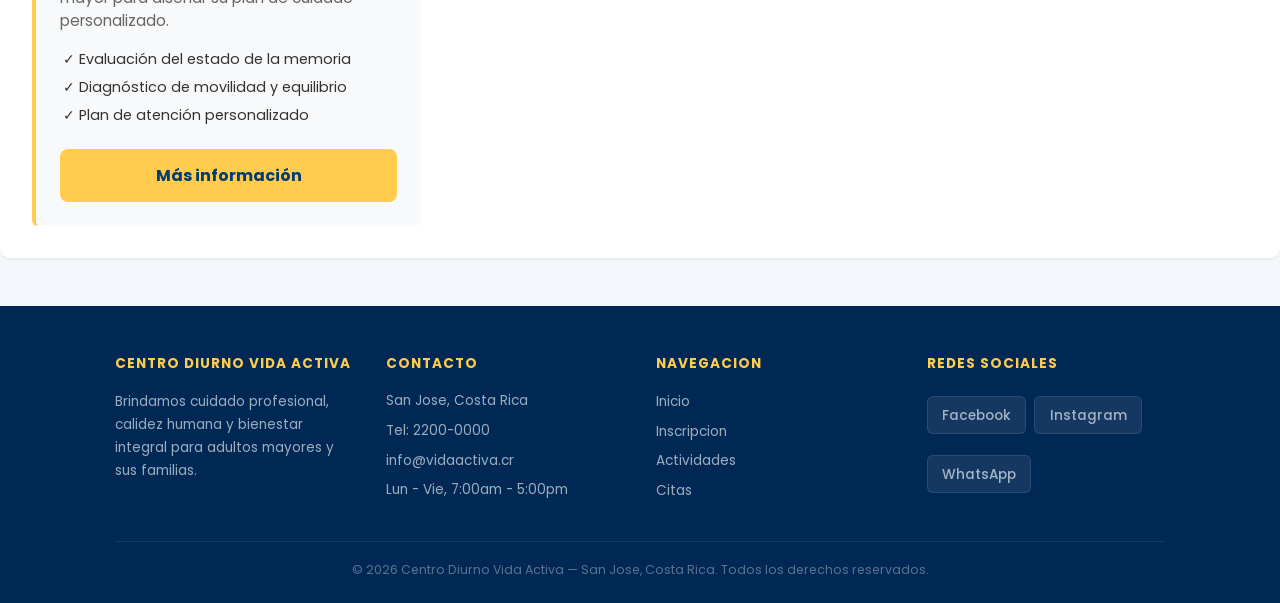
<file: app/proyectoFinal/html/servicios.html>
<!DOCTYPE html>
<html lang="es">

<head>
    <meta charset="UTF-8">
    <meta name="viewport" content="width=device-width, initial-scale=1.0">
    <title>Centro Diurno Vida Activa - Contáctenos</title>
    <link rel="stylesheet" href="../css/servicios.css">
</head>

<body>

    <!-- MENÚ DE NAVEGACIÓN PRINCIPAL -->
    <header class="header">
        <div class="header__brand">
            <span class="header__title">Vida Activa</span>
        </div>
        <nav class="nav" id="mainNav">
            <a class="nav__link" href="index.html">Inicio</a>
            <a class="nav__link" href="informacion.html">Información de centros de cuido</a>
            <a class="nav__link" href="servicio.html">Servicios y requisitos</a>
            <a class="nav__link" href="contacto.html">Contacto</a>
            <a id="enlace-sesion" href="login.html">Iniciar sesión</a>
        </nav>
    </header>

    <main>

        <!-- Sección Introcduccion-->
        <section>
            <h2>Servicios Especializados</h2>
            <p>Ofrecemos contacto directo con redes de cuido especializados, con el fin de mejorar la calidad de vida de
                las personas adultas mayores o con cualquier tipo de grado de dependencia. Apoyamos a las familias en el
                proceso de busqueda del centro que mejor se adapte a las necesidades de las personas adultas mayores.
            </p>
        </section>

        <!-- Bloque de Portafolio de Servicios -->
        <section>
            <h3>Modalidades de Atención</h3>

            <!-- Servicio 1: Residencia -->
            <article>
                <div id="contenedor-imagen-residencia"></div>
                </div>
                <h4>Residencia Permanente</h4>
                <p>Servicio individualizado e integral con atención especializada las 24 horas del día, los 7 días de la
                    semana, por profesionales certificados del sector salud.</p>
                <ul>
                    <li>Enfermería gerontológica profesional.</li>
                    <li>Instalaciones acondicionadas y seguras.</li>
                    <li>Monitoreo constante de la salud.</li>
                </ul>
                <a href="contacto.html">Más información</a>
            </article>

            <br>

            <!-- Servicio 2: Cuidado Diurno -->
            <article>
                <div id="contenedor-imagen-diurno"></div>
                <h4>Cuidado Diurno y Estancias Cortas</h4>
                <p>La opción perfecta para que sus seres queridos pasen el día bajo cuido especializado mientras
                    participan activamente en programas recreativos y cognitivos.</p>
                <ul>
                    <li>Bloques de estimulación cognitiva mañana y tarde.</li>
                    <li>Menú diseñado por nutricionistas (3 tiempos).</li>
                    <li>Vigilancia médica paliativa y geriátrica.</li>
                </ul>
                <a href="contacto.html">Más información</a>
            </article>

            <!-- Servicio 3: Terapias y estimulación -->
            <article>

                <div id="contenedor-imagen-terapias"></div>
                <div>
                    <h4>Terapias y Estimulación</h4>
                    <p>Programas diarios enfocados en mantener las facultades físicas y cognitivas (Especialistas en
                        Alzheimer).</p>
                    <ul class="features-list">
                        <li>Gimnasia suave y motricidad</li>
                        <li>Talleres de memoria y lenguaje</li>
                        <li>Musicoterapia y manualidades</li>
                    </ul>
                </div>
                <a href="contacto.html" class="btn">Más información</a>
            </article>

            <!-- Servicio 4: Valoración Inicial -->
            <article>
                <div id="contenedor-imagen-valoracion"></div>
                <div>
                    <h4>Valoración Gerontológica Inicial</h4>
                    <p>Proceso de diagnóstico previo al ingreso donde evaluamos integralmente el estado físico,
                        cognitivo y emocional del adulto mayor para diseñar su plan de cuidado personalizado.</p>
                    <ul class="features-list">
                        <li>Evaluación del estado de la memoria</li>
                        <li>Diagnóstico de movilidad y equilibrio</li>
                        <li>Plan de atención personalizado</li>
                    </ul>
                </div>
                <a href="contacto.html" class="btn">Más información</a>
            </article>
        </section>


    </main>
    <!-- Footer -->

    <footer class="footer">
        <div class="footer-grid">
            <div class="footer-col">
                <h4>Centro Diurno Vida Activa</h4>
                <p>Brindamos cuidado profesional, calidez humana y bienestar integral para adultos mayores y sus
                    familias.</p>
            </div>
            <div class="footer-col">
                <h4>Contacto</h4>
                <div class="info-item">San Jose, Costa Rica</div>
                <div class="info-item">Tel: 2200-0000</div>
                <div class="info-item">info@vidaactiva.cr</div>
                <div class="info-item">Lun - Vie, 7:00am - 5:00pm</div>
            </div>
            <div class="footer-col">
                <h4>Navegacion</h4>
                <a href="../html/index.html">Inicio</a>
                <a href="../html/inscripcion.html">Inscripcion</a>
                <a href="actividades.php">Actividades</a>
                <a href="../html/citas.html">Citas</a>
            </div>
            <div class="footer-col">
                <h4>Redes Sociales</h4>
                <div class="redes">
                    <a href="#" class="red-social">Facebook</a>
                    <a href="#" class="red-social">Instagram</a>
                    <a href="#" class="red-social">WhatsApp</a>
                </div>
            </div>
        </div>
        <div class="footer-bottom">
            &copy; 2026 Centro Diurno Vida Activa &mdash; San Jose, Costa Rica. Todos los derechos reservados.
        </div>
    </footer>
    <script src="../js/servicios.js"></script>
    <script src="../js/sesion.js"></script>
</body>
</file>
<file: app/proyectoFinal/css/index.css>
/* Fuentes */
@import url('https://fonts.googleapis.com/css2?family=Poppins:wght@400;500;600;700&display=swap');

:root {
    --color-primary: #003b73;
    --color-amarillo: #ffcc4d;
    --color-amarillo-hover: #ffda73;
    --color-bg-light: #f4f7fb;
    --color-text-dark: #1a2e45;
    --color-text-muted: #5a7080;
    --radius: 8px;
}

/* Base */
* {
    box-sizing: border-box;
}

body {
    font-family: 'Poppins', Arial, sans-serif;
    margin: 0;
    padding: 0;
    background-color: var(--color-bg-light);
    color: var(--color-text-dark);
}

/* Encabezado con azul institucional */
header {
    background: linear-gradient(135deg, #003b73 0%, #005bb5 100%);
    color: white;
    padding: 1.1rem 2.5rem;
    display: flex;
    justify-content: space-between;
    align-items: center;
    box-shadow: 0 4px 12px rgba(0, 59, 115, 0.25);
}

.header__brand {
    display: flex;
    align-items: center;
}

.header__title {
    font-size: 1.3rem;
    font-weight: 700;
    color: white;
}

/* Navegación */
.nav {
    display: flex;
    align-items: center;
    gap: 0.3rem;
}

.nav__link {
    color: rgba(255,255,255,0.88);
    text-decoration: none;
    font-weight: 500;
    font-size: 0.9rem;
    padding: 0.4rem 0.8rem;
    border-radius: 6px;
    transition: background-color 0.2s, color 0.2s;
}

.nav__link:hover {
    background-color: rgba(255, 204, 77, 0.18);
    color: var(--color-amarillo);
    text-decoration: none;
}

.nav__link--cta {
    background-color: var(--color-amarillo);
    color: var(--color-primary);
    font-weight: 700;
    padding: 0.4rem 1rem;
}

.nav__link--cta:hover {
    background-color: var(--color-amarillo-hover);
    color: var(--color-primary);
}

/* Contenido principal */
main {
    padding: 2.5rem 2rem;
    max-width: 1050px;
    margin: 0 auto;
    animation: fadeIn 0.35s ease;
}

@keyframes fadeIn {
    from { opacity: 0; transform: translateY(10px); }
    to   { opacity: 1; transform: translateY(0); }
}

/* Hero principal */
.hero {
    display: flex;
    justify-content: center;
    align-items: center;
    min-height: 80vh;
    background-color: #ffffff;
    text-align: center;
    border-radius: 12px;
    padding: 2rem;
    margin-bottom: 1.5rem;
    box-shadow: 0 4px 20px rgba(0, 59, 115, 0.08);
    border: 1px solid #d8e4f0;
}

.hero__content {
    max-width: 800px;
    margin: 0 auto;
}

.hero__eyebrow {
    display: block;
    color: var(--color-primary);
    font-weight: 700;
    text-transform: uppercase;
    font-size: 0.78rem;
    letter-spacing: 1.5px;
    margin-bottom: 1rem;
}

.hero__title {
    font-size: clamp(2rem, 5vw, 3.5rem);
    line-height: 1.2;
    margin-bottom: 1.5rem;
    color: var(--color-text-dark);
    font-weight: 700;
}

.hero__text {
    font-size: 1.05rem;
    line-height: 1.7;
    color: var(--color-text-muted);
    margin-bottom: 2.5rem;
}

.hero__actions {
    display: flex;
    justify-content: center;
    gap: 1rem;
    flex-wrap: wrap;
}

.hero__figure {
    width: 100%;
    margin-bottom: 1.5rem;
}

/* Botones */
.btn {
    display: inline-block;
    padding: 0.75rem 1.8rem;
    font-size: 0.95rem;
    font-weight: 600;
    font-family: 'Poppins', sans-serif;
    border: 2px solid transparent;
    border-radius: 8px;
    cursor: pointer;
    text-align: center;
    text-decoration: none;
    transition: background-color 0.2s, transform 0.15s, box-shadow 0.2s;
}

.btn--primary {
    background-color: var(--color-amarillo);
    color: var(--color-primary);
    box-shadow: 0 2px 8px rgba(255, 204, 77, 0.35);
}

.btn--primary:hover {
    background-color: var(--color-amarillo-hover);
    transform: translateY(-2px);
    box-shadow: 0 6px 16px rgba(255, 204, 77, 0.45);
    color: var(--color-primary);
}

.btn--ghost {
    background-color: transparent;
    border-color: var(--color-primary);
    color: var(--color-primary);
}

.btn--ghost:hover {
    background-color: var(--color-primary);
    color: white;
    transform: translateY(-2px);
}

/* Bloques de contenido */
.bloque {
    background-color: white;
    border-radius: 12px;
    padding: 2rem;
    margin-bottom: 1.8rem;
    box-shadow: 0 4px 20px rgba(0, 59, 115, 0.08);
    border: 1px solid #d8e4f0;
    border-top: 4px solid var(--color-primary);
    transition: box-shadow 0.2s;
}

.bloque:hover {
    box-shadow: 0 8px 28px rgba(0, 59, 115, 0.12);
}

.bloque h2 {
    color: var(--color-primary);
    font-size: 1.2rem;
    font-weight: 700;
    margin-top: 0;
    margin-bottom: 1.5rem;
    border-bottom: 2px solid #e6f0ff;
    padding-bottom: 0.6rem;
}

/* accesos rapidos */
.bloque ul {
    list-style: none;
    padding: 0;
    margin: 0;
    display: flex;
    gap: 1rem;
    flex-wrap: wrap;
}

.bloque li {
    flex: 1;
    min-width: 220px;
}

.bloque li a {
    display: block;
    padding: 1.2rem 1.5rem;
    background-color: #f4f7fb;
    color: var(--color-primary);
    text-decoration: none;
    font-weight: 600;
    font-size: 0.95rem;
    border-left: 4px solid var(--color-amarillo);
    border-radius: 8px;
    transition: background-color 0.2s, transform 0.2s, box-shadow 0.2s;
}

.bloque li a:hover {
    background-color: #e6f0ff;
    color: var(--color-primary);
    transform: translateY(-2px);
    box-shadow: 0 6px 12px rgba(0, 59, 115, 0.10);
}

/* Footer */
.footer {
    background: #002855;
    color: rgba(255,255,255,0.78);
    padding: 3rem 2rem 1.5rem;
    margin-top: 3rem;
}

.footer-grid {
    display: grid;
    grid-template-columns: repeat(auto-fit, minmax(200px, 1fr));
    gap: 2rem;
    max-width: 1050px;
    margin: 0 auto 2rem;
}

.footer-col h4 {
    color: var(--color-amarillo);
    font-size: 0.85rem;
    margin: 0 0 1rem 0;
    font-weight: 700;
    text-transform: uppercase;
    letter-spacing: 1px;
}

.footer-col p, .footer-col a {
    font-size: 0.85rem;
    color: rgba(255,255,255,0.62);
    margin: 0.4rem 0;
    display: block;
    text-decoration: none;
    line-height: 1.7;
}

.footer-col a:hover {
    color: var(--color-amarillo);
}

.footer-col .info-item {
    font-size: 0.85rem;
    color: rgba(255,255,255,0.62);
    margin-bottom: 0.5rem;
    line-height: 1.6;
}

.redes {
    display: flex;
    gap: 0.5rem;
    margin-top: 0.5rem;
    flex-wrap: wrap;
}

.red-social {
    background: rgba(255,255,255,0.08);
    color: rgba(255,255,255,0.78);
    padding: 0.4rem 0.9rem;
    border-radius: 6px;
    font-size: 0.82rem;
    text-decoration: none;
    transition: background 0.2s, color 0.2s;
    font-weight: 500;
    border: 1px solid rgba(255,255,255,0.10);
}

.red-social:hover {
    background: var(--color-amarillo);
    color: var(--color-primary);
    border-color: var(--color-amarillo);
}

.footer-bottom {
    border-top: 1px solid rgba(255,255,255,0.08);
    padding-top: 1.2rem;
    text-align: center;
    font-size: 0.78rem;
    color: rgba(255,255,255,0.35);
    max-width: 1050px;
    margin: 0 auto;
}

/* Ajuste responsivo */
@media (max-width: 768px) {
    main { padding: 1.2rem 1rem; }

    header {
        flex-direction: column;
        align-items: flex-start;
        gap: 0.8rem;
        padding: 1rem 1.2rem;
    }

    .nav {
        flex-wrap: wrap;
        gap: 0.2rem;
    }

    .nav__link {
        margin: 0;
    }

    .hero__actions {
        flex-direction: column;
        align-items: center;
    }
}
</file>
<file: app/proyectoFinal/css/style.css>
/*FUENTES*/
@import url('https://fonts.googleapis.com/css2?family=Poppins:wght@400;500;600;700&display=swap');

:root {
    --azul: #003b73;
    --azul-medio: #005bb5;
    --azul-claro: #e6f0ff;
    --amarillo: #ffcc4d;
    --amarillo-hover: #ffda73;
    --fondo: #f4f7fb;
    --blanco: #ffffff;
    --texto: #1a2e45;
    --texto-suave: #5a7080;
    --borde: #d8e4f0;
    --sombra: 0 4px 20px rgba(0, 59, 115, 0.10);
    --radio: 12px;
}

/* BASE*/
* {
    box-sizing: border-box;
}

body {
    font-family: 'Poppins', Arial, sans-serif;
    margin: 0;
    padding: 0;
    background-color: var(--fondo);
    color: var(--texto);
}

/*HEADER */
header {
    background: linear-gradient(135deg, #003b73 0%, #005bb5 100%);
    color: white;
    padding: 1.1rem 2.5rem;
    display: flex;
    justify-content: space-between;
    align-items: center;
    box-shadow: 0 4px 12px rgba(0, 59, 115, 0.25);
    position: relative;
    overflow: hidden;
}

header::before {
    content: '';
    position: absolute;
    top: -40px; right: -40px;
    width: 180px; height: 180px;
    background: rgba(255, 204, 77, 0.10);
    border-radius: 50%;
}

header h1 {
    font-size: 1.3rem;
    margin: 0;
    font-weight: 700;
    color: white;
    position: relative;
    z-index: 1;
}

/*NAVEGACION */
nav {
    position: relative;
    z-index: 1;
}

nav a {
    color: rgba(255,255,255,0.88);
    text-decoration: none;
    margin-left: 1.2rem;
    font-weight: 500;
    font-size: 0.9rem;
    padding: 0.4rem 0.8rem;
    border-radius: 6px;
    transition: background-color 0.2s, color 0.2s;
}

nav a:hover {
    background-color: rgba(255, 204, 77, 0.18);
    color: var(--amarillo);
    text-decoration: none;
}

/*CONTENIDO PRINCIPAL*/
main {
    padding: 2.5rem 2rem;
    max-width: 1050px;
    margin: 0 auto;
    animation: fadeIn 0.35s ease;
}

@keyframes fadeIn {
    from { opacity: 0; transform: translateY(10px); }
    to   { opacity: 1; transform: translateY(0); }
}

/*BLOQUES */
.bloque {
    background-color: var(--blanco);
    border-radius: var(--radio);
    padding: 2rem;
    margin-bottom: 1.8rem;
    box-shadow: var(--sombra);
    border: 1px solid var(--borde);
    border-top: 4px solid var(--azul);
    transition: box-shadow 0.2s;
    animation: fadeIn 0.4s ease;
}

.bloque:hover {
    box-shadow: 0 8px 28px rgba(0, 59, 115, 0.14);
}

.bloque h2 {
    font-size: 1.2rem;
    font-weight: 700;
    color: var(--azul);
    margin-top: 0;
    padding-bottom: 0.8rem;
    border-bottom: 2px solid var(--azul-claro);
    margin-bottom: 1.4rem;
}

/*CAMPOS DE FORMULARIO */
.campo {
    margin-bottom: 1.1rem;
    display: flex;
    flex-direction: column;
}

label {
    font-weight: 600;
    margin-bottom: 0.4rem;
    font-size: 0.88rem;
    color: var(--texto);
}

input, textarea, select {
    padding: 0.7rem 1rem;
    font-size: 0.93rem;
    border-radius: 8px;
    border: 1.5px solid var(--borde);
    background-color: var(--fondo);
    transition: border-color 0.2s, box-shadow 0.2s;
    font-family: 'Poppins', Arial, sans-serif;
    color: var(--texto);
}

input:focus, textarea:focus, select:focus {
    outline: none;
    border-color: var(--azul);
    box-shadow: 0 0 0 3px rgba(0, 59, 115, 0.10);
    background-color: white;
}

input::placeholder, textarea::placeholder {
    color: #a0b0c0;
    font-size: 0.88rem;
}

/*BOTONES */
button {
    background-color: var(--amarillo);
    border: none;
    padding: 0.72rem 1.8rem;
    font-size: 0.93rem;
    border-radius: 8px;
    cursor: pointer;
    font-weight: 600;
    color: var(--azul);
    font-family: 'Poppins', Arial, sans-serif;
    transition: background-color 0.2s, transform 0.15s, box-shadow 0.2s;
    box-shadow: 0 2px 8px rgba(255, 204, 77, 0.35);
}

button:hover {
    background-color: var(--amarillo-hover);
    transform: translateY(-2px);
    box-shadow: 0 6px 16px rgba(255, 204, 77, 0.45);
}

button:active {
    transform: translateY(0);
}

.btn-aprobar {
    background-color: #28a745;
    color: white;
    border: none;
    padding: 0.4rem 1rem;
    border-radius: 6px;
    cursor: pointer;
    font-size: 0.85rem;
    font-weight: 600;
    font-family: 'Poppins', sans-serif;
    transition: background-color 0.2s, transform 0.15s;
    margin-right: 0.4rem;
}

.btn-aprobar:hover {
    background-color: #218838;
    transform: translateY(-1px);
}

.btn-rechazar {
    background-color: #dc3545;
    color: white;
    border: none;
    padding: 0.4rem 1rem;
    border-radius: 6px;
    cursor: pointer;
    font-size: 0.85rem;
    font-weight: 600;
    font-family: 'Poppins', sans-serif;
    transition: background-color 0.2s, transform 0.15s;
}

.btn-rechazar:hover {
    background-color: #c82333;
    transform: translateY(-1px);
}

/* TABLAS */
table {
    width: 100%;
    border-collapse: collapse;
    font-size: 0.91rem;
    border-radius: var(--radio);
    overflow: hidden;
    border: 1px solid var(--borde);
}

th, td {
    border: none;
    padding: 0.85rem 1.1rem;
    text-align: left;
}

th {
    background-color: var(--azul);
    color: white;
    font-weight: 600;
    font-size: 0.87rem;
    letter-spacing: 0.2px;
}

tr:nth-child(even) {
    background-color: var(--azul-claro);
}

tr:hover {
    background-color: #d4e4f7;
    transition: background-color 0.15s;
}

td {
    border-bottom: 1px solid var(--borde);
    color: var(--texto-suave);
}

/* BADGES*/
.badge {
    display: inline-block;
    padding: 0.25rem 0.75rem;
    border-radius: 20px;
    font-size: 0.78rem;
    font-weight: 600;
}

.badge.pendiente { background: #fff3cd; color: #856404; }
.badge.aprobada  { background: #d4edda; color: #155724; }
.badge.rechazada { background: #f8d7da; color: #721c24; }

/* ALERTAS*/
.alerta-exito {
    background: #d4edda;
    border-left: 4px solid #28a745;
    color: #155724;
    padding: 0.9rem 1.2rem;
    border-radius: 8px;
    margin-bottom: 1.2rem;
    font-weight: 500;
    font-size: 0.9rem;
}

.alerta-error {
    background: #f8d7da;
    border-left: 4px solid #dc3545;
    color: #721c24;
    padding: 0.9rem 1.2rem;
    border-radius: 8px;
    margin-bottom: 1.2rem;
    font-weight: 500;
    font-size: 0.9rem;
}

/*FOOTER */
.footer {
    background: #002855;
    color: rgba(255,255,255,0.78);
    padding: 3rem 2rem 1.5rem;
    margin-top: 3rem;
}

.footer-grid {
    display: grid;
    grid-template-columns: repeat(auto-fit, minmax(200px, 1fr));
    gap: 2rem;
    max-width: 1050px;
    margin: 0 auto 2rem;
}

.footer-col h4 {
    color: var(--amarillo);
    font-size: 0.85rem;
    margin: 0 0 1rem 0;
    font-weight: 700;
    text-transform: uppercase;
    letter-spacing: 1px;
}

.footer-col p, .footer-col a {
    font-size: 0.85rem;
    color: rgba(255,255,255,0.62);
    margin: 0.4rem 0;
    display: block;
    text-decoration: none;
    line-height: 1.7;
}

.footer-col a:hover {
    color: var(--amarillo);
}

.footer-col .info-item {
    font-size: 0.85rem;
    color: rgba(255,255,255,0.62);
    margin-bottom: 0.5rem;
    line-height: 1.6;
}

.redes {
    display: flex;
    gap: 0.5rem;
    margin-top: 0.5rem;
    flex-wrap: wrap;
}

.red-social {
    background: rgba(255,255,255,0.08);
    color: rgba(255,255,255,0.78);
    padding: 0.4rem 0.9rem;
    border-radius: 6px;
    font-size: 0.82rem;
    text-decoration: none;
    transition: background 0.2s, color 0.2s;
    font-weight: 500;
    border: 1px solid rgba(255,255,255,0.10);
}

.red-social:hover {
    background: var(--amarillo);
    color: var(--azul);
    border-color: var(--amarillo);
}

.footer-bottom {
    border-top: 1px solid rgba(255,255,255,0.08);
    padding-top: 1.2rem;
    text-align: center;
    font-size: 0.78rem;
    color: rgba(255,255,255,0.35);
    max-width: 1050px;
    margin: 0 auto;
}

/* RESUMEN DASHBOARD*/
.resumen p {
    font-size: 1rem;
    margin: 0.4rem 0;
}

/* RESPONSIVO*/
@media (max-width: 768px) {
    main { padding: 1.2rem 1rem; }

    header {
        flex-direction: column;
        align-items: flex-start;
        gap: 0.8rem;
        padding: 1rem 1.2rem;
    }

    nav a {
        margin-left: 0;
        margin-right: 0.5rem;
    }

    .bloque { padding: 1.3rem; }

    th, td {
        padding: 0.65rem 0.8rem;
        font-size: 0.82rem;
    }
}

/* Boton de iniciar sesion en nav */
nav a:last-child {
    background-color: #ffcc4d;
    color: #003b73;
    font-weight: 700;
    padding: 0.4rem 1rem;
    border-radius: 6px;
}

nav a:last-child:hover {
    background-color: #ffda73;
    color: #003b73;
}
</file>
<file: app/proyectoFinal/css/contacto.css>
/* Fuentes */
@import url('https://fonts.googleapis.com/css2?family=Poppins:wght@400;500;600;700&display=swap');

/* Variables globales */
:root {
    --color-primary: #003b73;
    --color-amarillo: #ffcc4d;
    --color-amarillo-hover: #ffda73;
    --color-bg-light: #f4f7fb;
    --color-text-dark: #1a2e45;
    --color-text-muted: #5a7080;
    --radius: 8px;
}

/* Configuracion base y reset */
body {
    margin: 0;
    padding: 0;
    font-family: 'Poppins', Arial, sans-serif;
    background-color: var(--color-bg-light);
    color: var(--color-text-dark);
    line-height: 1.6;
}

main {
    padding: 2rem;
    max-width: 1000px;
    margin: 0 auto;
    animation: fadeIn 0.35s ease;
}

@keyframes fadeIn {
    from { opacity: 0; transform: translateY(10px); }
    to   { opacity: 1; transform: translateY(0); }
}

/* Encabezado con azul institucional */
header {
    background: linear-gradient(135deg, #003b73 0%, #005bb5 100%);
    color: white;
    padding: 1.1rem 2.5rem;
    display: flex;
    justify-content: space-between;
    align-items: center;
    box-shadow: 0 4px 12px rgba(0, 59, 115, 0.25);
}

header h1 {
    font-size: 1.3rem;
    font-weight: 700;
    margin: 0;
}

.header__brand { display: flex; align-items: center; }
.header__title { font-size: 1.3rem; font-weight: 700; color: white; }

/* Navegacion */
.nav { display: flex; align-items: center; gap: 0.3rem; }

nav a, .nav__link {
    color: rgba(255,255,255,0.88);
    text-decoration: none;
    font-weight: 500;
    font-size: 0.9rem;
    padding: 0.4rem 0.8rem;
    border-radius: 6px;
    transition: background-color 0.2s, color 0.2s;
    margin-left: 0;
}

nav a:hover, .nav__link:hover {
    background-color: rgba(255, 204, 77, 0.18);
    color: var(--color-amarillo);
    text-decoration: none;
}

.nav__link--cta {
    background-color: var(--color-amarillo);
    color: var(--color-primary);
    font-weight: 700;
    padding: 0.4rem 1rem;
}

.nav__link--cta:hover {
    background-color: var(--color-amarillo-hover);
    color: var(--color-primary);
}

/* Bloques generales */
.bloque {
    background-color: white;
    border-radius: 12px;
    padding: 1.8rem;
    margin-bottom: 1.5rem;
    box-shadow: 0 4px 20px rgba(0,59,115,0.08);
    border: 1px solid #d8e4f0;
    border-top: 4px solid var(--color-primary);
}

.bloque h2 {
    color: var(--color-primary);
    margin-top: 0;
    font-weight: 700;
}

/* Hero sections */
.hero__content { max-width: 500px; }

.contact-hero {
    text-align: center;
    padding: 4rem 1.5rem;
    background: linear-gradient(135deg, #003b73 0%, #005bb5 100%);
    position: relative;
    overflow: hidden;
}

.contact-hero::before {
    content: '';
    position: absolute;
    top: 0; left: 0; right: 0; bottom: 0;
    background-image: radial-gradient(circle, rgba(255,255,255,0.18) 1.5px, transparent 1.5px);
    background-size: 16px 16px;
}

.contact-hero h1 {
    font-size: 2rem;
    font-weight: 700;
    color: #ffffff;
    margin-bottom: 0.7rem;
    position: relative;
    z-index: 1;
}

.contact-hero p {
    font-size: 0.97rem;
    color: rgba(255,255,255,0.85);
    max-width: 500px;
    margin: 0 auto;
    line-height: 1.7;
    position: relative;
    z-index: 1;
}

/* Boton */
.btn {
    display: inline-block;
    padding: 0.75rem 1.8rem;
    font-size: 0.95rem;
    font-weight: 600;
    font-family: 'Poppins', sans-serif;
    color: var(--color-primary);
    background-color: var(--color-amarillo);
    border: 2px solid transparent;
    border-radius: var(--radius);
    cursor: pointer;
    text-align: center;
    text-decoration: none;
    transition: background-color 0.2s, transform 0.15s, box-shadow 0.2s;
    box-shadow: 0 2px 8px rgba(255,204,77,0.30);
}

.btn:hover {
    background-color: var(--color-amarillo-hover);
    transform: translateY(-2px);
    box-shadow: 0 6px 16px rgba(255,204,77,0.40);
}

/* Formularios */
.contact-form-wrapper {
    background: #ffffff;
    padding: 2rem;
    border-radius: 12px;
    box-shadow: 0 4px 20px rgba(0,59,115,0.08);
    border: 1px solid #d8e4f0;
    border-top: 4px solid var(--color-primary);
}

.contact-form-wrapper h2 {
    margin-top: 0;
    margin-bottom: 1.4rem;
    font-size: 1.2rem;
    font-weight: 700;
    color: var(--color-primary);
    padding-bottom: 0.6rem;
    border-bottom: 2px solid #e6f0ff;
}

.campo, .form-group {
    margin-bottom: 1.1rem;
    display: flex;
    flex-direction: column;
}

label, .form-label {
    display: block;
    margin-bottom: 0.4rem;
    font-weight: 600;
    font-size: 0.88rem;
    color: var(--color-text-dark);
}

input, textarea, select, .form-control {
    width: 100%;
    padding: 0.7rem 1rem;
    font-size: 0.93rem;
    font-family: 'Poppins', sans-serif;
    border: 1.5px solid #d8e4f0;
    border-radius: var(--radius);
    box-sizing: border-box;
    background-color: var(--color-bg-light);
    color: var(--color-text-dark);
    transition: border-color 0.2s, box-shadow 0.2s;
}

input:focus, textarea:focus, select:focus, .form-control:focus {
    outline: none;
    border-color: var(--color-primary);
    box-shadow: 0 0 0 3px rgba(0, 59, 115, 0.10);
    background-color: white;
}

/* Layout */
.info-grid {
    display: grid;
    grid-template-columns: repeat(auto-fit, minmax(200px, 1fr));
    gap: 1rem;
    max-width: 1050px;
    margin: 2rem auto;
    padding: 0 2rem;
}

.info-card {
    background: #ffffff;
    padding: 1.5rem;
    border-radius: 12px;
    text-align: center;
    box-shadow: 0 4px 16px rgba(0,59,115,0.08);
    border: 1px solid #d8e4f0;
    border-top: 4px solid var(--color-amarillo);
}

.info-card h3 {
    margin-top: 0;
    color: var(--color-primary);
    font-size: 1rem;
    font-weight: 700;
}

.info-card p {
    color: var(--color-text-muted);
    margin-bottom: 0;
    font-size: 0.88rem;
}

.contact-container {
    display: grid;
    grid-template-columns: 1fr 1fr;
    gap: 2rem;
    max-width: 1050px;
    margin: 0 auto 3rem;
    padding: 0 2rem;
    align-items: start;
}

.channels-wrapper {
    background: white;
    border-radius: 12px;
    padding: 2rem;
    box-shadow: 0 4px 20px rgba(0,59,115,0.08);
    border: 1px solid #d8e4f0;
    border-top: 4px solid var(--color-primary);
}

.channels-wrapper h2 {
    margin-top: 0;
    margin-bottom: 1.2rem;
    font-size: 1.2rem;
    font-weight: 700;
    color: var(--color-primary);
    padding-bottom: 0.6rem;
    border-bottom: 2px solid #e6f0ff;
}

.channel-item {
    margin-bottom: 1.5rem;
    padding-bottom: 1.2rem;
    border-bottom: 1px solid #e6f0ff;
}

.channel-item:last-child { border-bottom: none; }

.channel-item h4 {
    margin: 0 0 0.3rem 0;
    color: var(--color-primary);
    font-size: 0.95rem;
    font-weight: 700;
}

.channel-item p {
    color: var(--color-text-muted);
    margin: 0;
    font-size: 0.88rem;
    line-height: 1.6;
}

@media (max-width: 768px) {
    .contact-container { grid-template-columns: 1fr; gap: 1.5rem; padding: 0 1rem; }
    .info-grid { padding: 0 1rem; }
    header { flex-direction: column; align-items: flex-start; gap: 0.8rem; padding: 1rem 1.2rem; }
    .nav { flex-wrap: wrap; }
}

/* Footer */
.footer {
    background: #002855;
    color: rgba(255,255,255,0.78);
    padding: 3rem 2rem 1.5rem;
    margin-top: 3rem;
}

.footer-grid {
    display: grid;
    grid-template-columns: repeat(auto-fit, minmax(200px, 1fr));
    gap: 2rem;
    max-width: 1050px;
    margin: 0 auto 2rem;
}

.footer-col h4 {
    color: var(--color-amarillo);
    font-size: 0.85rem;
    margin: 0 0 1rem 0;
    font-weight: 700;
    text-transform: uppercase;
    letter-spacing: 1px;
}

.footer-col p, .footer-col a {
    font-size: 0.85rem;
    color: rgba(255,255,255,0.62);
    margin: 0.4rem 0;
    display: block;
    text-decoration: none;
    line-height: 1.7;
}

.footer-col a:hover { color: var(--color-amarillo); }

.footer-col .info-item {
    font-size: 0.85rem;
    color: rgba(255,255,255,0.62);
    margin-bottom: 0.5rem;
    line-height: 1.6;
}

.redes { display: flex; gap: 0.5rem; margin-top: 0.5rem; flex-wrap: wrap; }

.red-social {
    background: rgba(255,255,255,0.08);
    color: rgba(255,255,255,0.78);
    padding: 0.4rem 0.9rem;
    border-radius: 6px;
    font-size: 0.82rem;
    text-decoration: none;
    transition: background 0.2s, color 0.2s;
    font-weight: 500;
    border: 1px solid rgba(255,255,255,0.10);
}

.red-social:hover {
    background: var(--color-amarillo);
    color: var(--color-primary);
    border-color: var(--color-amarillo);
}

.footer-bottom {
    border-top: 1px solid rgba(255,255,255,0.08);
    padding-top: 1.2rem;
    text-align: center;
    font-size: 0.78rem;
    color: rgba(255,255,255,0.35);
    max-width: 1050px;
    margin: 0 auto;
}
</file>
<file: app/proyectoFinal/css/informacion.css>
@import url('https://fonts.googleapis.com/css2?family=Poppins:wght@400;500;600;700&display=swap');

:root {
    --color-primary: #003b73;
    --color-orange: #ffcc4d;         /* Amarillo de acento */
    --color-orange-hover: #ffda73;   /* Amarillo hover */
    --color-bg-light: #f4f7fb;
    --color-text-dark: #333333;
    --color-text-muted: #666666;
    --radius: 8px;
}

/* Fondo suave y tipografia legible */
body {
    font-family: 'Poppins', Arial, sans-serif;
    margin: 0;
    padding: 0;
    background-color: #f4f7fb;
    color: #333;
}

/* Encabezado con azul institucional */
header {
    background: linear-gradient(135deg, #003b73 0%, #005bb5 100%);
    color: white;
    padding: 1.1rem 2.5rem;
    display: flex;
    justify-content: space-between;
    align-items: center;
    box-shadow: 0 4px 12px rgba(0, 59, 115, 0.25);
}

header h1 {
    font-size: 1.3rem;
    margin: 0;
    font-weight: 700;
}

/* Navegacion */
nav a {
    color: rgba(255,255,255,0.88);
    text-decoration: none;
    margin-left: 1rem;
    font-weight: 500;
    font-size: 0.9rem;
    padding: 0.4rem 0.8rem;
    border-radius: 6px;
    transition: background-color 0.2s, color 0.2s;
}

nav a:hover {
    background-color: rgba(255, 204, 77, 0.18);
    color: #ffcc4d;
    text-decoration: none;
}

/* Clases del header de Adrian */
.header {
    background: linear-gradient(135deg, #003b73 0%, #005bb5 100%);
    color: white;
    padding: 1.1rem 2.5rem;
    display: flex;
    justify-content: space-between;
    align-items: center;
    box-shadow: 0 4px 12px rgba(0, 59, 115, 0.25);
}

.header__brand { display: flex; align-items: center; }
.header__title { font-size: 1.3rem; font-weight: 700; color: white; }

.nav { display: flex; align-items: center; gap: 0.3rem; }

.nav__link {
    color: rgba(255,255,255,0.88);
    text-decoration: none;
    font-weight: 500;
    font-size: 0.9rem;
    padding: 0.4rem 0.8rem;
    border-radius: 6px;
    transition: background-color 0.2s, color 0.2s;
}

.nav__link:hover {
    background-color: rgba(255, 204, 77, 0.18);
    color: #ffcc4d;
    text-decoration: none;
}

.nav__link--cta {
    background-color: #ffcc4d;
    color: #003b73;
    font-weight: 700;
    padding: 0.4rem 1rem;
}

.nav__link--cta:hover {
    background-color: #ffda73;
    color: #003b73;
}

.hero {
    display: flex;
    justify-content: center;
    align-items: center;
    min-height: 30vh;
    background-color: #ffffff;
    text-align: center;
    border-radius: 10px;
    padding: 0.5rem 1rem;
    margin-bottom: 1.5rem;
    box-shadow: 0 4px 6px rgba(0, 0, 0, 0.02), 0 1px 3px rgba(0, 0, 0, 0.05);
}

.hero__content {
    max-width: 800px;
    margin: 0 auto;
}

.hero__eyebrow {
    display: block;
    color: var(--color-orange);
    font-weight: bold;
    text-transform: uppercase;
    font-size: 0.85rem;
    letter-spacing: 1px;
    margin-bottom: 1rem;
}

.hero__title {
    color: var(--color-primary);
    font-size: clamp(2rem, 5vw, 3.5rem);
    line-height: 1.2;
    margin-top: 0;
    margin-bottom: 1.5rem;
}

.hero__text {
    color: var(--color-text-muted);
    font-size: 1.15rem;
    line-height: 1.6;
    opacity: 0.85;
    margin-bottom: 0;
}

/* Contenedor del bloque de servicios */
.bloque {
    background-color: #ffffff;
    border-radius: 10px;
    padding: 2rem;
    margin-bottom: 1.5rem;
    box-shadow: 0 4px 6px rgba(0, 0, 0, 0.02), 0 1px 3px rgba(0, 0, 0, 0.05);
}

.bloque h2 {
    color: var(--color-primary);
    font-size: 1.4rem;
    margin-top: 0;
    margin-bottom: 1.5rem;
    border-bottom: 2px solid #f4f7fb;
    padding-bottom: 0.5rem;
}

.bloque ul {
    list-style: none;
    padding: 0;
    margin: 0;
    display: flex;
    gap: 1.5rem;
    flex-wrap: wrap;
}

.bloque li {
    flex: 1;
    min-width: 280px;
}

.service-card {
    display: flex;
    flex-direction: column;
    justify-content: space-between;
    padding: 1.5rem;
    background-color: #f8f9fa;
    border-left: 4px solid var(--color-orange);
    border-radius: 6px;
    box-sizing: border-box;
    min-height: 220px;
    transition: background-color 0.2s ease, transform 0.2s ease, box-shadow 0.2s ease;
}

.service-card:hover {
    background-color: #ffffff;
    transform: translateY(-4px);
    box-shadow: 0 6px 12px rgba(0, 59, 115, 0.08);
}

.service-card h4 {
    color: var(--color-primary);
    font-size: 1.25rem;
    margin: 0 0 0.5rem 0;
}

.service-meta {
    font-size: 1rem;
    color: var(--color-text-muted);
    margin: 0.3rem 0;
}

.service-price {
    font-weight: bold;
    color: var(--color-orange);
}

.btn {
    display: inline-block;
    box-sizing: border-box;
    padding: 0.75rem 1.5rem;
    font-size: 1rem;
    font-weight: bold;
    color: #003b73;
    background-color: var(--color-orange);
    border: 2px solid transparent;
    border-radius: var(--radius);
    cursor: pointer;
    text-align: center;
    text-decoration: none;
    margin-top: 1.5rem;
    transition: background-color 0.2s ease, transform 0.1s ease, box-shadow 0.2s ease;
}

.btn:hover {
    background-color: var(--color-orange-hover);
    color: #003b73;
    transform: translateY(-1px);
    box-shadow: 0 4px 12px rgba(255, 204, 77, 0.3);
}

.btn--primary {
    background-color: var(--color-orange);
    color: #003b73;
}

.bloque-mapa {
    background-color: #ffffff;
    border-radius: 10px;
    margin-bottom: 1.5rem;
    box-shadow: 0 4px 6px rgba(0, 0, 0, 0.02), 0 1px 3px rgba(0, 0, 0, 0.05);
    display: grid;
    grid-template-columns: 1fr 1fr;
    overflow: hidden;
}

.mapa-info {
    padding: 2.5rem;
    display: flex;
    flex-direction: column;
    justify-content: center;
}

.bloque-mapa h2 {
    color: var(--color-primary);
    font-size: 1.4rem;
    margin-top: 0;
    margin-bottom: 1rem;
    border-bottom: 2px solid #f4f7fb;
    padding-bottom: 0.5rem;
}

.mapa-texto {
    color: var(--color-text-muted);
    font-size: 1rem;
    line-height: 1.6;
    margin-top: 0;
    margin-bottom: 1rem;
}

.mapa-direccion {
    font-size: 0.95rem;
    color: var(--color-text-dark);
    margin-bottom: 1.5rem;
}

.btn-mapa {
    display: inline-block;
    align-self: flex-start;
    padding: 0.6rem 1.4rem;
    font-size: 0.9rem;
    font-weight: bold;
    color: #003b73;
    border: 2px solid var(--color-orange);
    border-radius: var(--radius);
    text-decoration: none;
    transition: background-color 0.2s ease, color 0.2s ease, transform 0.1s ease;
}

.btn-mapa:hover {
    background-color: var(--color-orange);
    color: #003b73;
    transform: translateY(-1px);
}

.mapa-contenedor {
    min-height: 380px;
    width: 100%;
    position: relative;
}

.mapa-contenedor iframe {
    position: absolute;
    top: 0;
    left: 0;
    width: 100%;
    height: 100%;
}

.btn-contacto {
    display: inline-block;
    align-self: flex-start;
    padding: 0.6rem 1.4rem;
    font-size: 0.9rem;
    font-weight: bold;
    color: #003b73;
    border: 2px solid var(--color-orange);
    border-radius: var(--radius);
    text-decoration: none;
    transition: background-color 0.2s ease, color 0.2s ease, transform 0.1s ease;
}

.btn-contacto:hover {
    background-color: var(--color-orange);
    color: #003b73;
    transform: translateY(-1px);
}

/* Footer */
.footer {
    background: #002855;
    color: rgba(255,255,255,0.78);
    padding: 3rem 2rem 1.5rem;
    margin-top: 3rem;
}

.footer-grid {
    display: grid;
    grid-template-columns: repeat(auto-fit, minmax(200px, 1fr));
    gap: 2rem;
    max-width: 1050px;
    margin: 0 auto 2rem;
}

.footer-col h4 {
    color: #ffcc4d;
    font-size: 0.85rem;
    margin: 0 0 1rem 0;
    font-weight: 700;
    text-transform: uppercase;
    letter-spacing: 1px;
}

.footer-col p, .footer-col a {
    font-size: 0.85rem;
    color: rgba(255,255,255,0.62);
    margin: 0.4rem 0;
    display: block;
    text-decoration: none;
    line-height: 1.7;
}

.footer-col a:hover { color: #ffcc4d; }

.footer-col .info-item {
    font-size: 0.85rem;
    color: rgba(255,255,255,0.62);
    margin-bottom: 0.5rem;
    line-height: 1.6;
}

.redes { display: flex; gap: 0.5rem; margin-top: 0.5rem; flex-wrap: wrap; }

.red-social {
    background: rgba(255,255,255,0.08);
    color: rgba(255,255,255,0.78);
    padding: 0.4rem 0.9rem;
    border-radius: 6px;
    font-size: 0.82rem;
    text-decoration: none;
    transition: background 0.2s, color 0.2s;
    font-weight: 500;
    border: 1px solid rgba(255,255,255,0.10);
}

.red-social:hover {
    background: #ffcc4d;
    color: #003b73;
    border-color: #ffcc4d;
}

.footer-bottom {
    border-top: 1px solid rgba(255,255,255,0.08);
    padding-top: 1.2rem;
    text-align: center;
    font-size: 0.78rem;
    color: rgba(255,255,255,0.35);
    max-width: 1050px;
    margin: 0 auto;
}
</file>
<file: app/proyectoFinal/css/servicios.css>
@import url('https://fonts.googleapis.com/css2?family=Poppins:wght@400;500;600;700&display=swap');

:root {
    --color-primary: #003b73;
    --color-orange: #ffcc4d;
    --color-orange-hover: #ffda73; 
    --color-bg-light: #f4f7fb;
    --color-text-dark: #333333;
    --color-text-muted: #666666;
    --radius: 8px;
}

body {
    font-family: 'Poppins', Arial, sans-serif;
    margin: 0;
    padding: 0;
    background-color: #f4f7fb;
    color: #333;
}

header {
    background: linear-gradient(135deg, #003b73 0%, #005bb5 100%);
    color: white;
    padding: 1.1rem 2.5rem;
    display: flex;
    justify-content: space-between;
    align-items: center;
}

header h1 {
    font-size: 1.5rem;
    margin: 0;
}

nav a {
    color: #ffcc4d;
    text-decoration: none;
    margin-left: 1rem;
    font-weight: bold;
}

nav a:hover {
    text-decoration: underline;
}

main > section:first-of-type {
    background-color: #ffffff;
    text-align: center;
    border-radius: 10px;
    padding: 3rem 2rem;
    margin-bottom: 2rem;
    box-shadow: 0 4px 6px rgba(0, 0, 0, 0.02), 0 1px 3px rgba(0, 0, 0, 0.05);
}

main > section:first-of-type h2 {
    color: var(--color-primary);
    font-size: clamp(2rem, 4vw, 2.8rem);
    line-height: 1.2;
    margin-top: 0;
    margin-bottom: 1.5rem;
}

main > section:first-of-type p {
    color: var(--color-text-muted);
    font-size: 1.15rem;
    line-height: 1.6;
    max-width: 800px;
    margin: 0 auto;
}

main > section:nth-of-type(2) {
    background-color: #ffffff;
    border-radius: 10px;
    padding: 2rem;
    margin-bottom: 1.5rem;
    box-shadow: 0 4px 6px rgba(0, 0, 0, 0.02), 0 1px 3px rgba(0, 0, 0, 0.05);
}

main > section:nth-of-type(2) h3 {
    color: var(--color-primary);
    font-size: 1.4rem;
    margin-top: 0;
    margin-bottom: 1.5rem;
    border-bottom: 2px solid var(--color-bg-light);
    padding-bottom: 0.5rem;
}

main > section:nth-of-type(2) {
    display: flex;
    flex-direction: column;
}

main > section:nth-of-type(2) br {
    display: none;
}

@media (min-width: 768px) {
    main > section:nth-of-type(2) {
        display: block;
    }
    
    main > section:nth-of-type(2) {
        display: grid;
        grid-template-columns: repeat(auto-fit, minmax(300px, 1fr));
        gap: 1.5rem;
    }
    
    main > section:nth-of-type(2) h3 {
        grid-column: 1 / -1;
    }
}

main article {
    display: flex;
    flex-direction: column;
    justify-content: space-between;
    padding: 1.5rem;
    background-color: #f8f9fa;
    border-left: 4px solid var(--color-orange);
    border-radius: 6px;
    box-sizing: border-box;
    transition: background-color 0.2s ease, transform 0.2s ease, box-shadow 0.2s ease;
}

main article:hover {
    background-color: #ffffff;
    transform: translateY(-4px);
    box-shadow: 0 6px 12px rgba(0, 59, 115, 0.08);
}

main article h4 {
    color: var(--color-primary);
    font-size: 1.25rem;
    margin: 0 0 0.5rem 0;
}

main article p {
    color: var(--color-text-muted);
    font-size: 0.95rem;
    line-height: 1.5;
    margin: 0 0 1rem 0;
}

main article ul {
    list-style-type: "✓ ";
    padding-left: 1.2rem;
    margin: 0 0 1.5rem 0;
}

main article ul li {
    font-size: 0.9rem;
    color: var(--color-text-dark);
    margin-bottom: 0.5rem;
    line-height: 1.4;
}

main article a {
    display: inline-block;
    width: 100%;
    box-sizing: border-box;
    padding: 0.75rem 1.5rem;
    font-size: 1rem;
    font-weight: bold;
    color: #003b73;
    background-color: var(--color-orange);
    border: 2px solid transparent;
    border-radius: var(--radius);
    text-align: center;
    text-decoration: none;
    margin-top: auto;
    transition: background-color 0.2s ease, transform 0.1s ease, box-shadow 0.2s ease;
}

main article a:hover {
    background-color: var(--color-orange-hover);
    color: #003b73;
    transform: translateY(-1px);
    box-shadow: 0 4px 12px rgba(255, 204, 77, 0.3);
}

.imagenServicio1, .imagenServicio2, .imagenServicio3, .imagenServicio4 {
    width: 100%;
    height: 200px;
    object-fit: cover;
    border-radius: 6px;
    margin-bottom: 1.2rem;
    display: block;
}

.footer {
    background: #002855;
    color: rgba(255,255,255,0.78);
    padding: 3rem 2rem 1.5rem;
    margin-top: 3rem;
}

.footer-grid {
    display: grid;
    grid-template-columns: repeat(auto-fit, minmax(200px, 1fr));
    gap: 2rem;
    max-width: 1050px;
    margin: 0 auto 2rem;
}

.footer-col h4 {
    color: #ffcc4d;
    font-size: 0.85rem;
    margin: 0 0 1rem 0;
    font-weight: 700;
    text-transform: uppercase;
    letter-spacing: 1px;
}

.footer-col p, .footer-col a {
    font-size: 0.85rem;
    color: rgba(255,255,255,0.62);
    margin: 0.4rem 0;
    display: block;
    text-decoration: none;
    line-height: 1.7;
}

.footer-col a:hover { color: #ffcc4d; }

.footer-col .info-item {
    font-size: 0.85rem;
    color: rgba(255,255,255,0.62);
    margin-bottom: 0.5rem;
    line-height: 1.6;
}

.redes { display: flex; gap: 0.5rem; margin-top: 0.5rem; flex-wrap: wrap; }

.red-social {
    background: rgba(255,255,255,0.08);
    color: rgba(255,255,255,0.78);
    padding: 0.4rem 0.9rem;
    border-radius: 6px;
    font-size: 0.82rem;
    text-decoration: none;
    transition: background 0.2s, color 0.2s;
    font-weight: 500;
    border: 1px solid rgba(255,255,255,0.10);
}

.red-social:hover {
    background: #ffcc4d;
    color: #003b73;
    border-color: #ffcc4d;
}

.footer-bottom {
    border-top: 1px solid rgba(255,255,255,0.08);
    padding-top: 1.2rem;
    text-align: center;
    font-size: 0.78rem;
    color: rgba(255,255,255,0.35);
    max-width: 1050px;
    margin: 0 auto;
}

.bloque {
    background-color: #ffffff;
    border-radius: 10px;
    padding: 2rem;
    margin-bottom: 1.5rem;
    box-shadow: 0 4px 6px rgba(0, 0, 0, 0.02), 0 1px 3px rgba(0, 0, 0, 0.05);
}

.bloque h2 {
    color: #003b73;
    font-size: 1.4rem;
    margin-top: 0;
    margin-bottom: 1.5rem;
    border-bottom: 2px solid #f4f7fb;
    padding-bottom: 0.5rem;
}

.bloque ul {
    list-style: none;
    padding: 0;
    margin: 0;
    display: flex;
    gap: 1rem;
    flex-wrap: wrap;
}

.bloque li {
    flex: 1;
    min-width: 250px;
}

.bloque li a {
    display: block;
    padding: 1.25rem 1.5rem;
    background-color: #f8f9fa;
    color: #003b73;
    text-decoration: none;
    font-weight: 600;
    font-size: 1.05rem;
    border-left: 4px solid #ffcc4d;
    border-radius: 6px;
    box-sizing: border-box;
    transition: background-color 0.2s ease, transform 0.2s ease, box-shadow 0.2s ease;
}

.bloque li a:hover {
    background-color: #ffffff;
    color: #003b73;
    transform: translateY(-2px);
    box-shadow: 0 6px 12px rgba(0, 59, 115, 0.08);
}

.bloque li a:active {
    transform: translateY(0);
    box-shadow: 0 2px 4px rgba(0, 59, 115, 0.04);
}
/* Clases del header */
.header {
    background: linear-gradient(135deg, #003b73 0%, #005bb5 100%);
    color: white;
    padding: 1.1rem 2.5rem;
    display: flex;
    justify-content: space-between;
    align-items: center;
    box-shadow: 0 4px 12px rgba(0, 59, 115, 0.25);
}

.header__brand { display: flex; align-items: center; }
.header__title { font-size: 1.3rem; font-weight: 700; color: white; }

.nav { display: flex; align-items: center; gap: 0.3rem; }

.nav__link {
    color: rgba(255,255,255,0.88);
    text-decoration: none;
    font-weight: 500;
    font-size: 0.9rem;
    padding: 0.4rem 0.8rem;
    border-radius: 6px;
    transition: background-color 0.2s, color 0.2s;
}

.nav__link:hover {
    background-color: rgba(255, 204, 77, 0.18);
    color: #ffcc4d;
    text-decoration: none;
}

.nav__link--cta {
    background-color: #ffcc4d;
    color: #003b73;
    font-weight: 700;
    padding: 0.4rem 1rem;
}

.nav__link--cta:hover {
    background-color: #ffda73;
    color: #003b73;
}
</file>
